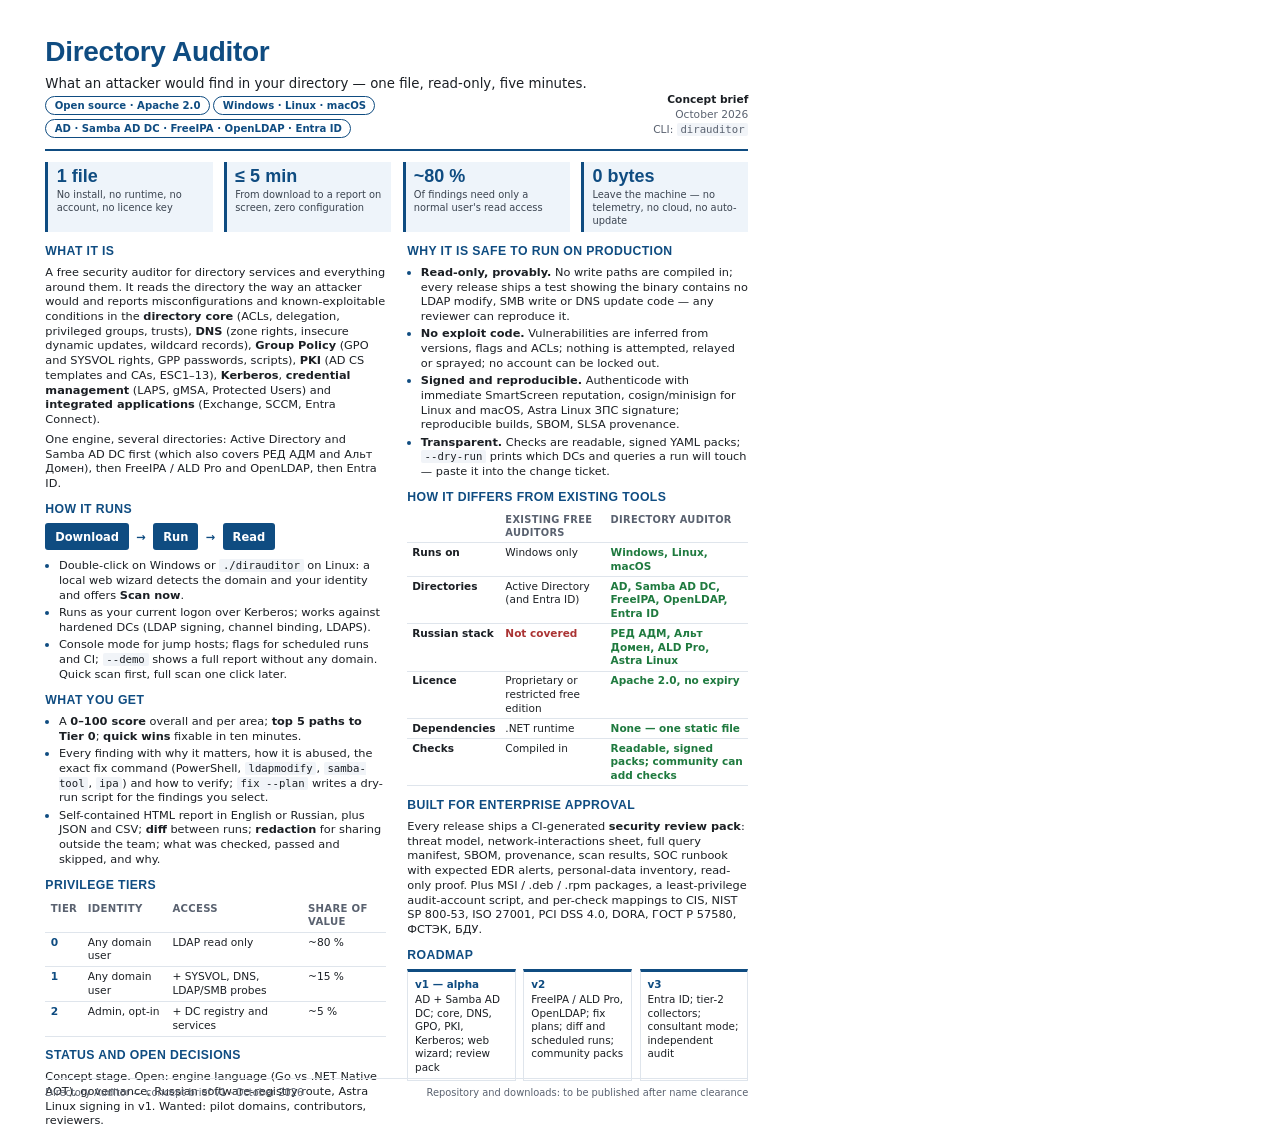
<file: docs/requirements/brief-en.html>
<!doctype html>
<html lang="en">
<head>
<meta charset="utf-8">
<title>Directory Auditor — one-page brief</title>
<style>
  @page { size: A4; margin: 0; }
  * { box-sizing: border-box; }
  html, body { margin: 0; padding: 0; }
  body {
    font-family: "Inter", "DejaVu Sans", sans-serif;
    color: #1b1f24;
    font-size: 8.5pt;
    line-height: 1.3;
    width: 210mm; height: 297mm;
    padding: 9mm 12mm 12mm 12mm; overflow: hidden; position: relative;
    background: #fff;
  }
  .head { display: flex; justify-content: space-between; align-items: flex-end; border-bottom: 2px solid #0f4c81; padding-bottom: 3mm; margin-bottom: 3mm; }
  .head > div:first-child { max-width: 78%; }
  .head h1 { font-family: "Inter Display", "Inter", sans-serif; font-weight: 800; font-size: 21pt; margin: 0 0 1.2mm 0; letter-spacing: -0.3px; color: #0f4c81; }
  .head .tag { font-size: 10pt; font-weight: 500; color: #1b1f24; margin: 0; }
  .head .meta { text-align: right; font-size: 8pt; color: #5a6270; line-height: 1.4; }
  .meta b { color: #1b1f24; }
  .pill { display: inline-block; border: 1px solid #0f4c81; color: #0f4c81; border-radius: 10px; padding: 0.5mm 2.2mm; font-size: 7.6pt; font-weight: 600; margin-top: 1mm; }

  .strip { display: grid; grid-template-columns: repeat(4, 1fr); gap: 3mm; margin-bottom: 3mm; }
  .strip .k { background: #eef4fa; border-left: 3px solid #0f4c81; padding: 1.3mm 2.2mm; }
  .strip .k .n { font-family: "Inter Display", "Inter", sans-serif; font-weight: 800; font-size: 13.5pt; color: #0f4c81; line-height: 1; }
  .strip .k .l { font-size: 7.4pt; color: #3b4450; margin-top: 1mm; }

  .cols { display: grid; grid-template-columns: 1fr 1fr; gap: 5.5mm; }
  h2 { font-family: "Inter Display", "Inter", sans-serif; font-size: 9.2pt; font-weight: 700; color: #0f4c81; margin: 0 0 1.4mm 0; text-transform: uppercase; letter-spacing: 0.4px; }
  section { margin-bottom: 3mm; }
  p { margin: 0 0 1.4mm 0; }
  ul { margin: 0; padding-left: 3.6mm; }
  li { margin: 0 0 0.7mm 0; }
  li::marker { color: #0f4c81; }
  .tiers { width: 100%; border-collapse: collapse; font-size: 8pt; }
  .tiers th, .tiers td { text-align: left; padding: 0.8mm 1.4mm; border-bottom: 1px solid #dfe5ec; vertical-align: top; }
  .tiers th { color: #5a6270; font-weight: 600; font-size: 7.6pt; text-transform: uppercase; letter-spacing: 0.3px; }
  .tiers td:first-child { font-weight: 700; color: #0f4c81; white-space: nowrap; }
  .flow { display: flex; align-items: center; gap: 2mm; margin: 1mm 0 2mm 0; }
  .flow .s { background: #0f4c81; color: #fff; font-weight: 700; padding: 1.6mm 2.6mm; border-radius: 3px; font-size: 8.6pt; }
  .flow .a { color: #0f4c81; font-weight: 700; }
  .cmp { width: 100%; border-collapse: collapse; font-size: 7.9pt; }
  .cmp th, .cmp td { text-align: left; padding: 0.7mm 1.3mm; border-bottom: 1px solid #dfe5ec; vertical-align: top; }
  .cmp th { color: #5a6270; font-weight: 600; font-size: 7.4pt; text-transform: uppercase; letter-spacing: 0.3px; }
  .cmp td:first-child { font-weight: 600; }
  .ok { color: #1f7a3f; font-weight: 700; }
  .no { color: #a33; font-weight: 700; }
  .road { display: grid; grid-template-columns: repeat(3, 1fr); gap: 2mm; }
  .road .r { border: 1px solid #dfe5ec; border-top: 3px solid #0f4c81; padding: 1.4mm 1.8mm; font-size: 7.8pt; }
  .road .r b { display: block; color: #0f4c81; margin-bottom: 0.6mm; }
  .foot { position: absolute; left: 12mm; right: 12mm; bottom: 6mm; border-top: 1px solid #dfe5ec; padding-top: 2mm; font-size: 7.4pt; color: #5a6270; display: flex; justify-content: space-between; }
  code { font-family: "DejaVu Sans Mono", monospace; font-size: 8pt; background: #f1f4f8; padding: 0 1mm; border-radius: 2px; }
</style>
</head>
<body>

<div class="head">
  <div>
    <h1>Directory Auditor</h1>
    <p class="tag">What an attacker would find in your directory — one file, read-only, five minutes.</p>
    <span class="pill">Open source · Apache 2.0</span>
    <span class="pill">Windows · Linux · macOS</span>
    <span class="pill">AD · Samba AD DC · FreeIPA · OpenLDAP · Entra ID</span>
  </div>
  <div class="meta">
    <b>Concept brief</b><br>October 2026<br>CLI: <code>dirauditor</code>
  </div>
</div>

<div class="strip">
  <div class="k"><div class="n">1 file</div><div class="l">No install, no runtime, no account, no licence key</div></div>
  <div class="k"><div class="n">≤ 5 min</div><div class="l">From download to a report on screen, zero configuration</div></div>
  <div class="k"><div class="n">~80 %</div><div class="l">Of findings need only a normal user's read access</div></div>
  <div class="k"><div class="n">0 bytes</div><div class="l">Leave the machine — no telemetry, no cloud, no auto-update</div></div>
</div>

<div class="cols">
<div>

<section>
  <h2>What it is</h2>
  <p>A free security auditor for directory services and everything around them. It reads the directory the way an attacker would and reports misconfigurations and known-exploitable conditions in the <b>directory core</b> (ACLs, delegation, privileged groups, trusts), <b>DNS</b> (zone rights, insecure dynamic updates, wildcard records), <b>Group Policy</b> (GPO and SYSVOL rights, GPP passwords, scripts), <b>PKI</b> (AD CS templates and CAs, ESC1–13), <b>Kerberos</b>, <b>credential management</b> (LAPS, gMSA, Protected Users) and <b>integrated applications</b> (Exchange, SCCM, Entra Connect).</p>
  <p>One engine, several directories: Active Directory and Samba AD DC first (which also covers РЕД АДМ and Альт Домен), then FreeIPA / ALD Pro and OpenLDAP, then Entra ID.</p>
</section>

<section>
  <h2>How it runs</h2>
  <div class="flow"><span class="s">Download</span><span class="a">→</span><span class="s">Run</span><span class="a">→</span><span class="s">Read</span></div>
  <ul>
    <li>Double-click on Windows or <code>./dirauditor</code> on Linux: a local web wizard detects the domain and your identity and offers <b>Scan now</b>.</li>
    <li>Runs as your current logon over Kerberos; works against hardened DCs (LDAP signing, channel binding, LDAPS).</li>
    <li>Console mode for jump hosts; flags for scheduled runs and CI; <code>--demo</code> shows a full report without any domain. Quick scan first, full scan one click later.</li>
  </ul>
</section>

<section>
  <h2>What you get</h2>
  <ul>
    <li>A <b>0–100 score</b> overall and per area; <b>top 5 paths to Tier 0</b>; <b>quick wins</b> fixable in ten minutes.</li>
    <li>Every finding with why it matters, how it is abused, the exact fix command (PowerShell, <code>ldapmodify</code>, <code>samba-tool</code>, <code>ipa</code>) and how to verify; <code>fix --plan</code> writes a dry-run script for the findings you select.</li>
    <li>Self-contained HTML report in English or Russian, plus JSON and CSV; <b>diff</b> between runs; <b>redaction</b> for sharing outside the team; what was checked, passed and skipped, and why.</li>
  </ul>
</section>

<section>
  <h2>Privilege tiers</h2>
  <table class="tiers">
    <tr><th>Tier</th><th>Identity</th><th>Access</th><th>Share of value</th></tr>
    <tr><td>0</td><td>Any domain user</td><td>LDAP read only</td><td>~80 %</td></tr>
    <tr><td>1</td><td>Any domain user</td><td>+ SYSVOL, DNS, LDAP/SMB probes</td><td>~15 %</td></tr>
    <tr><td>2</td><td>Admin, opt-in</td><td>+ DC registry and services</td><td>~5 %</td></tr>
  </table>
</section>

<section>
  <h2>Status and open decisions</h2>
  <p>Concept stage. Open: engine language (Go vs .NET Native AOT), governance, Russian software-registry route, Astra Linux signing in v1. Wanted: pilot domains, contributors, reviewers.</p>
</section>


</div>
<div>

<section>
  <h2>Why it is safe to run on production</h2>
  <ul>
    <li><b>Read-only, provably.</b> No write paths are compiled in; every release ships a test showing the binary contains no LDAP modify, SMB write or DNS update code — any reviewer can reproduce it.</li>
    <li><b>No exploit code.</b> Vulnerabilities are inferred from versions, flags and ACLs; nothing is attempted, relayed or sprayed; no account can be locked out.</li>
    <li><b>Signed and reproducible.</b> Authenticode with immediate SmartScreen reputation, cosign/minisign for Linux and macOS, Astra Linux ЗПС signature; reproducible builds, SBOM, SLSA provenance.</li>
    <li><b>Transparent.</b> Checks are readable, signed YAML packs; <code>--dry-run</code> prints which DCs and queries a run will touch — paste it into the change ticket.</li>
  </ul>
</section>

<section>
  <h2>How it differs from existing tools</h2>
  <table class="cmp">
    <tr><th></th><th>Existing free auditors</th><th>Directory Auditor</th></tr>
    <tr><td>Runs on</td><td>Windows only</td><td class="ok">Windows, Linux, macOS</td></tr>
    <tr><td>Directories</td><td>Active Directory (and Entra ID)</td><td class="ok">AD, Samba AD DC, FreeIPA, OpenLDAP, Entra ID</td></tr>
    <tr><td>Russian stack</td><td class="no">Not covered</td><td class="ok">РЕД АДМ, Альт Домен, ALD Pro, Astra Linux</td></tr>
    <tr><td>Licence</td><td>Proprietary or restricted free edition</td><td class="ok">Apache 2.0, no expiry</td></tr>
    <tr><td>Dependencies</td><td>.NET runtime</td><td class="ok">None — one static file</td></tr>
    <tr><td>Checks</td><td>Compiled in</td><td class="ok">Readable, signed packs; community can add checks</td></tr>
  </table>
</section>

<section>
  <h2>Built for enterprise approval</h2>
  <p>Every release ships a CI-generated <b>security review pack</b>: threat model, network-interactions sheet, full query manifest, SBOM, provenance, scan results, SOC runbook with expected EDR alerts, personal-data inventory, read-only proof. Plus MSI / .deb / .rpm packages, a least-privilege audit-account script, and per-check mappings to CIS, NIST SP 800-53, ISO 27001, PCI DSS 4.0, DORA, ГОСТ Р 57580, ФСТЭК, БДУ.</p>
</section>

<section>
  <h2>Roadmap</h2>
  <div class="road">
    <div class="r"><b>v1 — alpha</b>AD + Samba AD DC; core, DNS, GPO, PKI, Kerberos; web wizard; review pack</div>
    <div class="r"><b>v2</b>FreeIPA / ALD Pro, OpenLDAP; fix plans; diff and scheduled runs; community packs</div>
    <div class="r"><b>v3</b>Entra ID; tier-2 collectors; consultant mode; independent audit</div>
  </div>
</section>

</div>
</div>

<div class="foot">
  <span>Directory Auditor — concept brief v1 · October 2026</span>
  <span>Repository and downloads: to be published after name clearance</span>
</div>

</body>
</html>
</file>
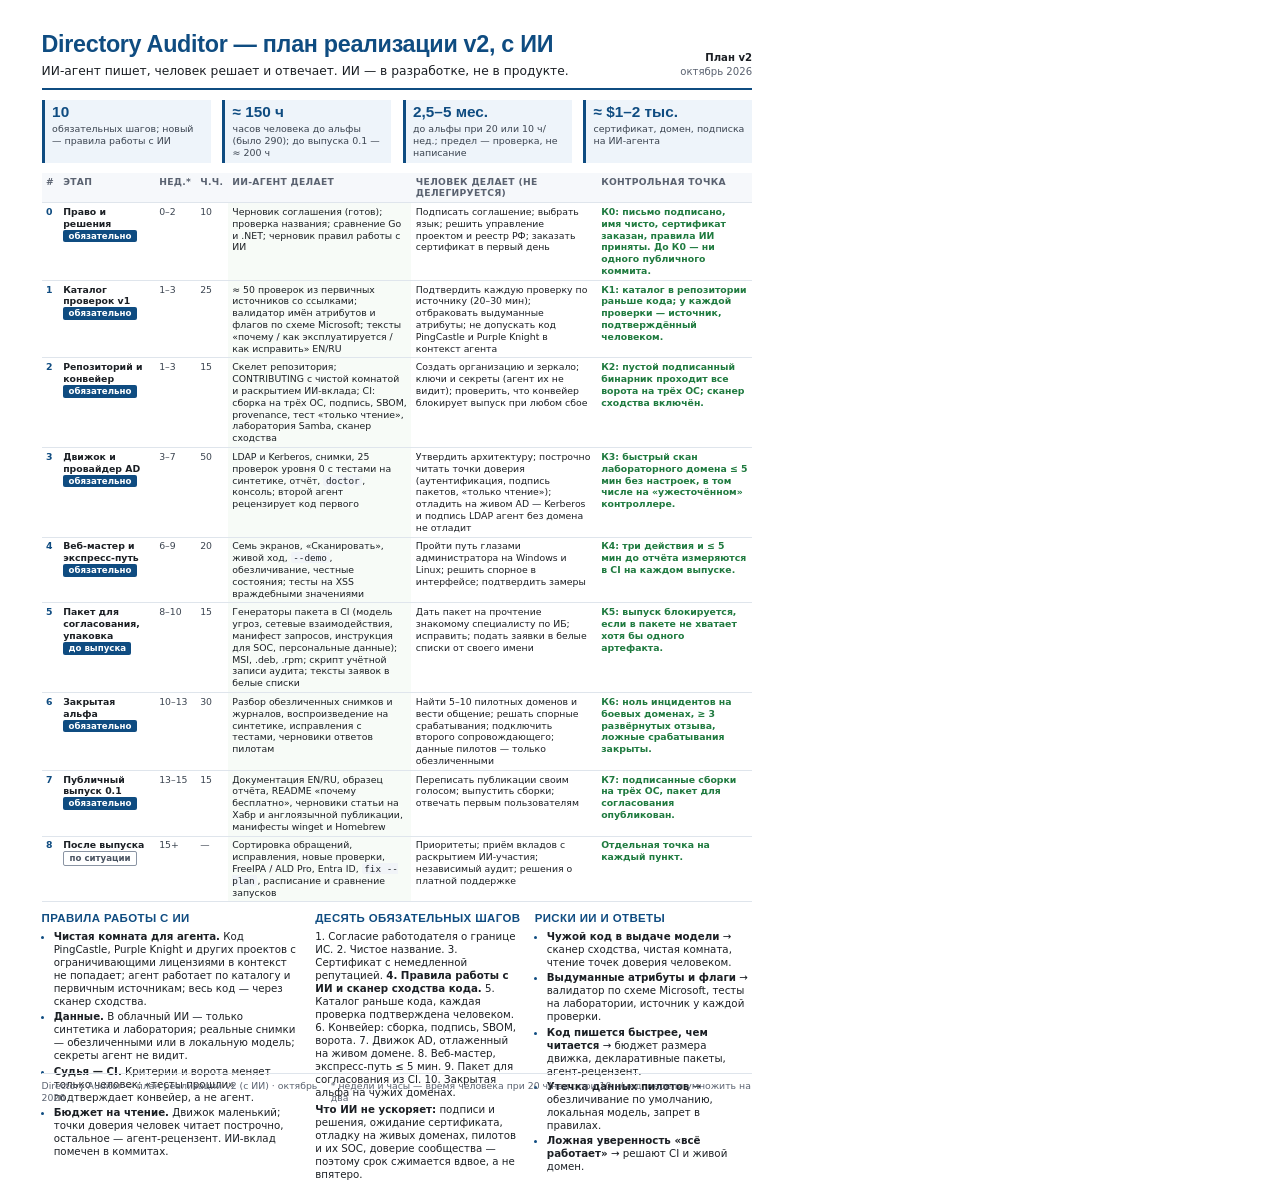
<file: docs/ru/plan-v2-ai.html>
<!doctype html>
<html lang="ru">
<head>
<meta charset="utf-8">
<title>Directory Auditor — план реализации с использованием ИИ</title>
<style>
  @page { size: A4; margin: 0; }
  * { box-sizing: border-box; }
  html, body { margin: 0; padding: 0; }
  body { font-family: "Inter", "DejaVu Sans", sans-serif; color: #1b1f24; font-size: 7.7pt; line-height: 1.27;
         width: 210mm; height: 297mm; padding: 8mm 11mm 11mm 11mm; overflow: hidden; position: relative; background: #fff; }
  .head { display: flex; justify-content: space-between; align-items: flex-end; border-bottom: 2px solid #0f4c81; padding-bottom: 2.4mm; margin-bottom: 2.6mm; }
  .head > div:first-child { max-width: 80%; }
  .head h1 { font-family: "Inter Display", "Inter", sans-serif; font-weight: 800; font-size: 17.5pt; margin: 0 0 1mm 0; letter-spacing: -0.3px; color: #0f4c81; }
  .head .tag { font-size: 9.2pt; font-weight: 500; margin: 0; }
  .head .meta { text-align: right; font-size: 7.6pt; color: #5a6270; line-height: 1.4; }
  .meta b { color: #1b1f24; }
  .strip { display: grid; grid-template-columns: repeat(4, 1fr); gap: 3mm; margin-bottom: 2.6mm; }
  .strip .k { background: #eef4fa; border-left: 3px solid #0f4c81; padding: 1.1mm 2mm; }
  .strip .k .n { font-family: "Inter Display", "Inter", sans-serif; font-weight: 800; font-size: 11.5pt; color: #0f4c81; line-height: 1; }
  .strip .k .l { font-size: 7.1pt; color: #3b4450; margin-top: 0.9mm; }
  h2 { font-family: "Inter Display", "Inter", sans-serif; font-size: 8.6pt; font-weight: 700; color: #0f4c81; margin: 0 0 1.2mm 0; text-transform: uppercase; letter-spacing: 0.4px; }
  table.plan { width: 100%; border-collapse: collapse; font-size: 7pt; margin-bottom: 2.2mm; }
  .plan th, .plan td { text-align: left; padding: 0.75mm 1.2mm; border-bottom: 1px solid #dfe5ec; vertical-align: top; }
  .plan th { color: #5a6270; font-weight: 600; font-size: 6.9pt; text-transform: uppercase; letter-spacing: 0.3px; background: #f6f8fb; }
  .plan td.n { font-weight: 800; color: #0f4c81; white-space: nowrap; }
  .plan td.w { white-space: nowrap; color: #3b4450; }
  .plan td.ai { background: #f7fbf7; }
  .must { display: inline-block; background: #0f4c81; color: #fff; font-weight: 700; font-size: 6.5pt; padding: 0.25mm 1.4mm; border-radius: 2px; white-space: nowrap; }
  .later { display: inline-block; border: 1px solid #8a94a3; color: #4a5361; font-weight: 600; font-size: 6.5pt; padding: 0.2mm 1.4mm; border-radius: 2px; white-space: nowrap; }
  .gate { color: #1f7a3f; font-weight: 600; }
  .cols { display: grid; grid-template-columns: 1.2fr 0.95fr 1fr; gap: 3.4mm; }
  section { margin-bottom: 2mm; }
  p { margin: 0 0 1mm 0; }
  ul { margin: 0; padding-left: 3.2mm; }
  li { margin: 0 0 0.6mm 0; }
  li::marker { color: #0f4c81; }
  .foot { position: absolute; left: 11mm; right: 11mm; bottom: 5mm; border-top: 1px solid #dfe5ec; padding-top: 1.6mm; font-size: 7pt; color: #5a6270; display: flex; justify-content: space-between; }
  code { font-family: "DejaVu Sans Mono", monospace; font-size: 7pt; background: #f1f4f8; padding: 0 0.7mm; border-radius: 2px; }
</style>
</head>
<body>

<div class="head">
  <div>
    <h1>Directory Auditor — план реализации v2, с ИИ</h1>
    <p class="tag">ИИ-агент пишет, человек решает и отвечает. ИИ — в разработке, не в продукте.</p>
  </div>
  <div class="meta"><b>План v2</b><br>октябрь 2026</div>
</div>

<div class="strip">
  <div class="k"><div class="n">10</div><div class="l">обязательных шагов; новый — правила работы с ИИ</div></div>
  <div class="k"><div class="n">≈ 150 ч</div><div class="l">часов человека до альфы (было 290); до выпуска 0.1 — ≈ 200 ч</div></div>
  <div class="k"><div class="n">2,5–5 мес.</div><div class="l">до альфы при 20 или 10 ч/нед.; предел — проверка, не написание</div></div>
  <div class="k"><div class="n">≈ $1–2 тыс.</div><div class="l">сертификат, домен, подписка на ИИ-агента</div></div>
</div>

<table class="plan">
  <tr><th>#</th><th>Этап</th><th>Нед.*</th><th>Ч.ч.</th><th>ИИ-агент делает</th><th>Человек делает (не делегируется)</th><th>Контрольная точка</th></tr>
  <tr><td class="n">0</td><td><b>Право и решения</b><br><span class="must">обязательно</span></td><td class="w">0–2</td><td class="w">10</td>
      <td class="ai">Черновик соглашения (готов); проверка названия; сравнение Go и .NET; черновик правил работы с ИИ</td>
      <td>Подписать соглашение; выбрать язык; решить управление проектом и реестр РФ; заказать сертификат в первый день</td>
      <td class="gate">К0: письмо подписано, имя чисто, сертификат заказан, правила ИИ приняты. До К0 — ни одного публичного коммита.</td></tr>
  <tr><td class="n">1</td><td><b>Каталог проверок v1</b><br><span class="must">обязательно</span></td><td class="w">1–3</td><td class="w">25</td>
      <td class="ai">≈ 50 проверок из первичных источников со ссылками; валидатор имён атрибутов и флагов по схеме Microsoft; тексты «почему / как эксплуатируется / как исправить» EN/RU</td>
      <td>Подтвердить каждую проверку по источнику (20–30 мин); отбраковать выдуманные атрибуты; не допускать код PingCastle и Purple Knight в контекст агента</td>
      <td class="gate">К1: каталог в репозитории раньше кода; у каждой проверки — источник, подтверждённый человеком.</td></tr>
  <tr><td class="n">2</td><td><b>Репозиторий и конвейер</b><br><span class="must">обязательно</span></td><td class="w">1–3</td><td class="w">15</td>
      <td class="ai">Скелет репозитория; CONTRIBUTING с чистой комнатой и раскрытием ИИ-вклада; CI: сборка на трёх ОС, подпись, SBOM, provenance, тест «только чтение», лаборатория Samba, сканер сходства</td>
      <td>Создать организацию и зеркало; ключи и секреты (агент их не видит); проверить, что конвейер блокирует выпуск при любом сбое</td>
      <td class="gate">К2: пустой подписанный бинарник проходит все ворота на трёх ОС; сканер сходства включён.</td></tr>
  <tr><td class="n">3</td><td><b>Движок и провайдер AD</b><br><span class="must">обязательно</span></td><td class="w">3–7</td><td class="w">50</td>
      <td class="ai">LDAP и Kerberos, снимки, 25 проверок уровня 0 с тестами на синтетике, отчёт, <code>doctor</code>, консоль; второй агент рецензирует код первого</td>
      <td>Утвердить архитектуру; построчно читать точки доверия (аутентификация, подпись пакетов, «только чтение»); отладить на живом AD — Kerberos и подпись LDAP агент без домена не отладит</td>
      <td class="gate">К3: быстрый скан лабораторного домена ≤ 5 мин без настроек, в том числе на «ужесточённом» контроллере.</td></tr>
  <tr><td class="n">4</td><td><b>Веб-мастер и экспресс-путь</b><br><span class="must">обязательно</span></td><td class="w">6–9</td><td class="w">20</td>
      <td class="ai">Семь экранов, «Сканировать», живой ход, <code>--demo</code>, обезличивание, честные состояния; тесты на XSS враждебными значениями</td>
      <td>Пройти путь глазами администратора на Windows и Linux; решить спорное в интерфейсе; подтвердить замеры</td>
      <td class="gate">К4: три действия и ≤ 5 мин до отчёта измеряются в CI на каждом выпуске.</td></tr>
  <tr><td class="n">5</td><td><b>Пакет для согласования, упаковка</b><br><span class="must">до выпуска</span></td><td class="w">8–10</td><td class="w">15</td>
      <td class="ai">Генераторы пакета в CI (модель угроз, сетевые взаимодействия, манифест запросов, инструкция для SOC, персональные данные); MSI, .deb, .rpm; скрипт учётной записи аудита; тексты заявок в белые списки</td>
      <td>Дать пакет на прочтение знакомому специалисту по ИБ; исправить; подать заявки в белые списки от своего имени</td>
      <td class="gate">К5: выпуск блокируется, если в пакете не хватает хотя бы одного артефакта.</td></tr>
  <tr><td class="n">6</td><td><b>Закрытая альфа</b><br><span class="must">обязательно</span></td><td class="w">10–13</td><td class="w">30</td>
      <td class="ai">Разбор обезличенных снимков и журналов, воспроизведение на синтетике, исправления с тестами, черновики ответов пилотам</td>
      <td>Найти 5–10 пилотных доменов и вести общение; решать спорные срабатывания; подключить второго сопровождающего; данные пилотов — только обезличенными</td>
      <td class="gate">К6: ноль инцидентов на боевых доменах, ≥ 3 развёрнутых отзыва, ложные срабатывания закрыты.</td></tr>
  <tr><td class="n">7</td><td><b>Публичный выпуск 0.1</b><br><span class="must">обязательно</span></td><td class="w">13–15</td><td class="w">15</td>
      <td class="ai">Документация EN/RU, образец отчёта, README «почему бесплатно», черновики статьи на Хабр и англоязычной публикации, манифесты winget и Homebrew</td>
      <td>Переписать публикации своим голосом; выпустить сборки; отвечать первым пользователям</td>
      <td class="gate">К7: подписанные сборки на трёх ОС, пакет для согласования опубликован.</td></tr>
  <tr><td class="n">8</td><td><b>После выпуска</b><br><span class="later">по ситуации</span></td><td class="w">15+</td><td class="w">—</td>
      <td class="ai">Сортировка обращений, исправления, новые проверки, FreeIPA / ALD Pro, Entra ID, <code>fix --plan</code>, расписание и сравнение запусков</td>
      <td>Приоритеты; приём вкладов с раскрытием ИИ-участия; независимый аудит; решения о платной поддержке</td>
      <td class="gate">Отдельная точка на каждый пункт.</td></tr>
</table>

<div class="cols">
<div>
  <section>
    <h2>Правила работы с ИИ</h2>
    <ul>
      <li><b>Чистая комната для агента.</b> Код PingCastle, Purple Knight и других проектов с ограничивающими лицензиями в контекст не попадает; агент работает по каталогу и первичным источникам; весь код — через сканер сходства.</li>
      <li><b>Данные.</b> В облачный ИИ — только синтетика и лаборатория; реальные снимки — обезличенными или в локальную модель; секреты агент не видит.</li>
      <li><b>Судья — CI.</b> Критерии и ворота меняет только человек; «тесты прошли» подтверждает конвейер, а не агент.</li>
      <li><b>Бюджет на чтение.</b> Движок маленький; точки доверия человек читает построчно, остальное — агент-рецензент. ИИ-вклад помечен в коммитах.</li>
    </ul>
  </section>
</div>
<div>
  <section>
    <h2>Десять обязательных шагов</h2>
    <p>1. Согласие работодателя о границе ИС. 2. Чистое название. 3. Сертификат с немедленной репутацией. <b>4. Правила работы с ИИ и сканер сходства кода.</b> 5. Каталог раньше кода, каждая проверка подтверждена человеком. 6. Конвейер: сборка, подпись, SBOM, ворота. 7. Движок AD, отлаженный на живом домене. 8. Веб-мастер, экспресс-путь ≤ 5 мин. 9. Пакет для согласования из CI. 10. Закрытая альфа на чужих доменах.</p>
    <p><b>Что ИИ не ускоряет:</b> подписи и решения, ожидание сертификата, отладку на живых доменах, пилотов и их SOC, доверие сообщества — поэтому срок сжимается вдвое, а не впятеро.</p>
  </section>
</div>
<div>
  <section>
    <h2>Риски ИИ и ответы</h2>
    <ul>
      <li><b>Чужой код в выдаче модели</b> → сканер сходства, чистая комната, чтение точек доверия человеком.</li>
      <li><b>Выдуманные атрибуты и флаги</b> → валидатор по схеме Microsoft, тесты на лаборатории, источник у каждой проверки.</li>
      <li><b>Код пишется быстрее, чем читается</b> → бюджет размера движка, декларативные пакеты, агент-рецензент.</li>
      <li><b>Утечка данных пилотов</b> → обезличивание по умолчанию, локальная модель, запрет в правилах.</li>
      <li><b>Ложная уверенность «всё работает»</b> → решают CI и живой домен.</li>
      
    </ul>
  </section>
</div>
</div>

<div class="foot">
  <span>Directory Auditor — план реализации v2 (с ИИ) · октябрь 2026</span>
  <span>* недели и часы — время человека при 20 ч/нед.; при 10 ч/нед. недели умножить на два</span>
</div>

</body>
</html>
</file>
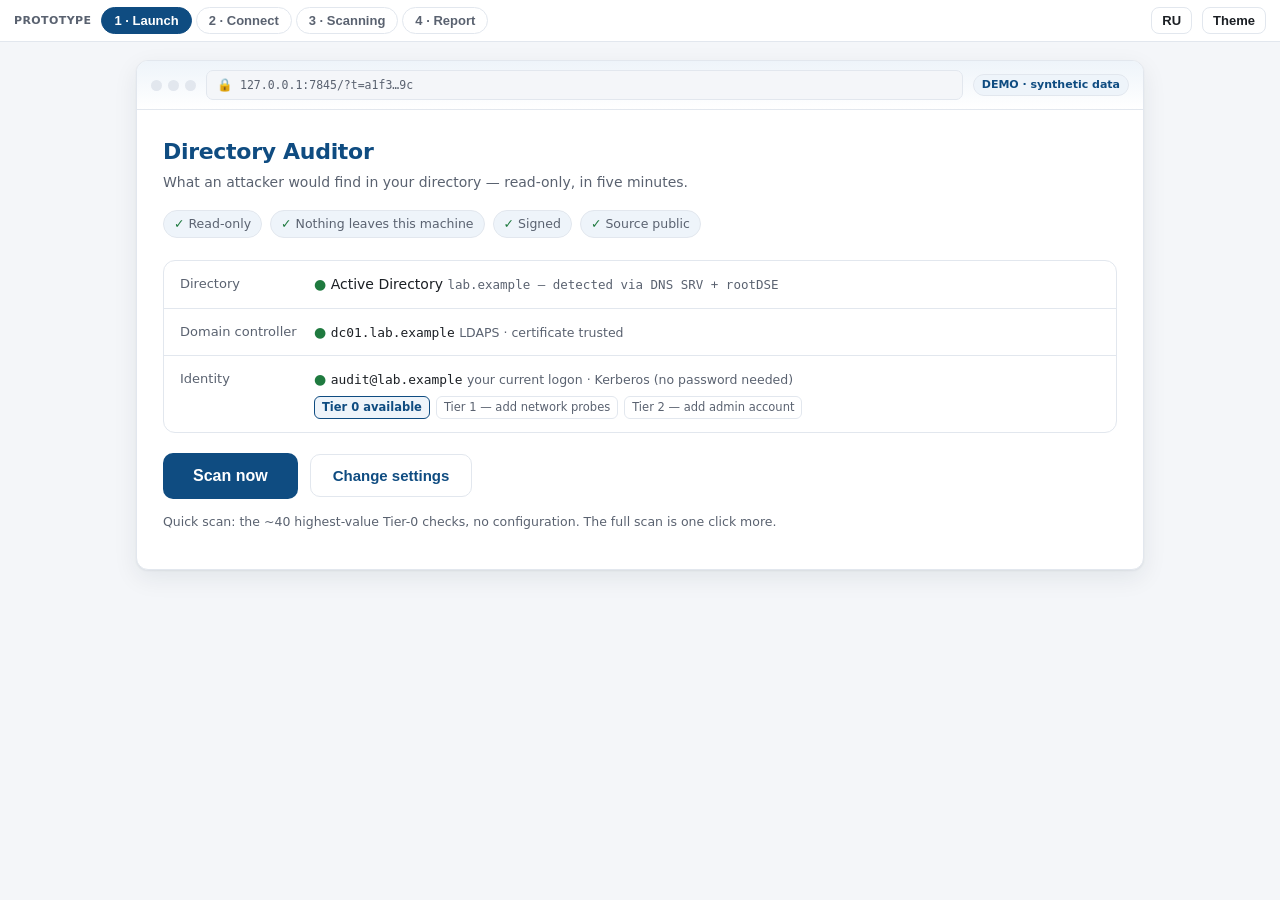
<file: docs/ux/prototype-v1.html>
<!doctype html>
<html lang="en">
<head>
<meta charset="utf-8">
<meta name="viewport" content="width=device-width, initial-scale=1">
<title>Directory Auditor — UX prototype</title>
<style>
  :root{
    --bg:#f4f6f9; --panel:#ffffff; --ink:#1b1f24; --muted:#5a6270; --line:#e2e7ee;
    --accent:#0f4c81; --accent-ink:#ffffff; --soft:#eef4fa;
    --crit:#b4232c; --high:#d9822b; --med:#b8860b; --low:#2f7d4f; --info:#5a6270;
    --ok:#1f7a3f; --shadow:0 1px 2px rgba(16,32,55,.06),0 8px 24px rgba(16,32,55,.08);
    --radius:12px;
  }
  :root:not([data-theme="light"]) @media (prefers-color-scheme: dark){}
  @media (prefers-color-scheme: dark){
    :root:not([data-theme="light"]){
      --bg:#0d1117; --panel:#161b22; --ink:#e6edf3; --muted:#9198a1; --line:#2a313c;
      --accent:#4f9be0; --accent-ink:#06121f; --soft:#152232;
      --crit:#ff6b6b; --high:#f0a35e; --med:#e0c063; --low:#56c585; --info:#9198a1;
      --ok:#56c585; --shadow:0 1px 2px rgba(0,0,0,.4),0 8px 24px rgba(0,0,0,.5);
    }
  }
  :root[data-theme="dark"]{
      --bg:#0d1117; --panel:#161b22; --ink:#e6edf3; --muted:#9198a1; --line:#2a313c;
      --accent:#4f9be0; --accent-ink:#06121f; --soft:#152232;
      --crit:#ff6b6b; --high:#f0a35e; --med:#e0c063; --low:#56c585; --info:#9198a1;
      --ok:#56c585; --shadow:0 1px 2px rgba(0,0,0,.4),0 8px 24px rgba(0,0,0,.5);
  }
  *{box-sizing:border-box}
  html,body{margin:0;padding:0}
  body{font-family:system-ui,-apple-system,"Segoe UI",Roboto,sans-serif;background:var(--bg);color:var(--ink);line-height:1.45;-webkit-font-smoothing:antialiased}
  code,.mono{font-family:ui-monospace,"SF Mono",Menlo,Consolas,monospace;font-size:.92em}

  /* review chrome */
  .review{position:sticky;top:0;z-index:50;background:var(--panel);border-bottom:1px solid var(--line);padding:7px 14px;display:flex;gap:10px;align-items:center;flex-wrap:wrap}
  .review .lbl{font-size:11px;letter-spacing:.4px;text-transform:uppercase;color:var(--muted);font-weight:700}
  .tabs{display:flex;gap:4px;flex-wrap:wrap}
  .tab{border:1px solid var(--line);background:transparent;color:var(--muted);padding:5px 12px;border-radius:999px;font-size:13px;font-weight:600;cursor:pointer}
  .tab[aria-selected="true"]{background:var(--accent);color:var(--accent-ink);border-color:var(--accent)}
  .review .spacer{flex:1}
  .toggle{border:1px solid var(--line);background:transparent;color:var(--ink);padding:5px 10px;border-radius:8px;font-size:13px;font-weight:600;cursor:pointer}

  /* app window */
  .wrap{max-width:1040px;margin:18px auto;padding:0 16px}
  .win{background:var(--panel);border:1px solid var(--line);border-radius:var(--radius);box-shadow:var(--shadow);overflow:hidden}
  .winbar{display:flex;align-items:center;gap:10px;padding:9px 14px;background:linear-gradient(var(--soft),var(--panel));border-bottom:1px solid var(--line)}
  .dots{display:flex;gap:6px}.dots i{width:11px;height:11px;border-radius:50%;background:var(--line);display:block}
  .url{flex:1;background:var(--bg);border:1px solid var(--line);border-radius:7px;padding:5px 10px;font-size:12.5px;color:var(--muted);display:flex;align-items:center;gap:7px;min-width:0}
  .url .lock{color:var(--ok);font-weight:700}
  .url .u{white-space:nowrap;overflow:hidden;text-overflow:ellipsis}
  .badge{font-size:11px;font-weight:700;padding:2px 8px;border-radius:999px;background:var(--soft);color:var(--accent);border:1px solid var(--line);white-space:nowrap}
  .screen{padding:26px}
  @media(max-width:620px){.screen{padding:18px 14px}}

  .brand{display:flex;align-items:center;gap:12px;margin-bottom:4px}
  .brand h1{font-size:22px;margin:0;color:var(--accent);letter-spacing:-.3px}
  .tagline{color:var(--muted);margin:2px 0 18px;font-size:14px}
  .trust{display:flex;flex-wrap:wrap;gap:8px;margin:0 0 22px}
  .trust > span{font-size:12.5px;color:var(--muted);background:var(--soft);border:1px solid var(--line);border-radius:999px;padding:4px 10px}
  .trust > span b{color:var(--ok)}

  .detect{border:1px solid var(--line);border-radius:var(--radius);overflow:hidden;margin-bottom:20px}
  .detect .row{display:flex;gap:14px;padding:13px 16px;border-bottom:1px solid var(--line);align-items:flex-start}
  .detect .row:last-child{border-bottom:0}
  .detect .k{width:120px;flex:none;color:var(--muted);font-size:13px;padding-top:1px}
  .detect .v{font-size:14px}
  .detect .v .sub{color:var(--muted);font-size:12.5px;margin-top:1px}
  .chk{color:var(--ok);font-weight:700}
  .tierpills{display:flex;gap:6px;margin-top:6px;flex-wrap:wrap}
  .tierpill{font-size:11.5px;border:1px solid var(--line);border-radius:6px;padding:2px 7px;color:var(--muted)}
  .tierpill.on{background:var(--soft);color:var(--accent);border-color:var(--accent);font-weight:700}

  .cta{display:flex;gap:12px;align-items:center;flex-wrap:wrap}
  .btn{border:0;border-radius:10px;padding:12px 22px;font-size:15px;font-weight:700;cursor:pointer;background:var(--accent);color:var(--accent-ink)}
  .btn.lg{padding:14px 30px;font-size:16px}
  .btn.ghost{background:transparent;color:var(--accent);border:1px solid var(--line)}
  .btn.sm{padding:7px 14px;font-size:13px;border-radius:8px}
  .hint{color:var(--muted);font-size:12.5px;margin-top:14px}

  /* wizard stepper */
  .steps{display:flex;gap:0;margin:0 0 22px;flex-wrap:wrap}
  .step{display:flex;align-items:center;gap:8px;font-size:13px;color:var(--muted);padding:6px 0}
  .step .n{width:22px;height:22px;border-radius:50%;border:1px solid var(--line);display:grid;place-items:center;font-size:12px;font-weight:700;flex:none}
  .step.done .n{background:var(--ok);border-color:var(--ok);color:#fff}
  .step.cur .n{background:var(--accent);border-color:var(--accent);color:var(--accent-ink)}
  .step.cur{color:var(--ink);font-weight:700}
  .step .arr{color:var(--line);margin:0 10px}
  .field{margin-bottom:16px}
  .field label{display:block;font-size:13px;font-weight:600;margin-bottom:5px}
  .field .ctl{display:flex;gap:8px;align-items:center}
  .inp{width:100%;background:var(--bg);border:1px solid var(--line);border-radius:8px;padding:9px 11px;font-size:14px;color:var(--ink)}
  .radio{display:flex;gap:8px;flex-wrap:wrap;margin-top:4px}
  .radio .r{border:1px solid var(--line);border-radius:8px;padding:9px 12px;font-size:13.5px;cursor:pointer;flex:1;min-width:150px}
  .radio .r.sel{border-color:var(--accent);background:var(--soft)}
  .radio .r .t{font-weight:700}.radio .r .d{color:var(--muted);font-size:12px;margin-top:2px}
  .domaingrid{display:grid;grid-template-columns:repeat(auto-fill,minmax(150px,1fr));gap:8px;margin-top:4px}
  .dchk{border:1px solid var(--line);border-radius:8px;padding:9px 11px;font-size:13px;display:flex;gap:8px;align-items:center;cursor:pointer}
  .dchk.on{border-color:var(--accent);background:var(--soft)}
  .dchk .box{width:16px;height:16px;border-radius:4px;border:1.5px solid var(--accent);display:grid;place-items:center;color:var(--accent);font-size:11px;font-weight:800;flex:none}
  .wnav{display:flex;justify-content:space-between;margin-top:8px}
  .tested{color:var(--ok);font-size:13px;margin-top:8px;display:flex;gap:7px;align-items:flex-start}

  /* scanning */
  .scanhead{display:flex;justify-content:space-between;align-items:baseline;flex-wrap:wrap;gap:8px;margin-bottom:16px}
  .scanhead h2{margin:0;font-size:18px}
  .bar{height:10px;background:var(--soft);border-radius:999px;overflow:hidden;margin:10px 0 6px}
  .bar > i{display:block;height:100%;width:0;background:var(--accent);transition:width .25s}
  .scanmeta{display:flex;justify-content:space-between;color:var(--muted);font-size:12.5px}
  .scangrid{display:grid;grid-template-columns:repeat(auto-fill,minmax(150px,1fr));gap:8px;margin:18px 0}
  .scancard{border:1px solid var(--line);border-radius:10px;padding:11px 13px}
  .scancard .d{font-size:13px;font-weight:700}
  .scancard .c{color:var(--muted);font-size:12px;margin-top:3px}
  .scancard .mini{height:5px;background:var(--soft);border-radius:999px;margin-top:8px;overflow:hidden}
  .scancard .mini > i{display:block;height:100%;width:0;background:var(--ok);transition:width .3s}
  .log{font-family:ui-monospace,Menlo,Consolas,monospace;font-size:12px;color:var(--muted);background:var(--bg);border:1px solid var(--line);border-radius:10px;padding:10px 12px;height:120px;overflow:hidden}
  .log div{opacity:.85}

  /* report */
  .rtop{display:flex;gap:22px;align-items:center;flex-wrap:wrap;margin-bottom:8px}
  .gauge{--v:54;width:120px;height:120px;border-radius:50%;flex:none;display:grid;place-items:center;
    background:conic-gradient(var(--sevcol,var(--high)) calc(var(--v)*1%), var(--soft) 0)}
  .gauge .in{width:92px;height:92px;border-radius:50%;background:var(--panel);display:grid;place-items:center;text-align:center}
  .gauge .in b{font-size:30px;line-height:1;color:var(--ink)}
  .gauge .in span{font-size:11px;color:var(--muted)}
  .rmeta{flex:1;min-width:220px}
  .rmeta .t{font-size:13px;color:var(--muted)}
  .rmeta h2{margin:2px 0 6px;font-size:20px}
  .rmeta .sub{color:var(--muted);font-size:12.5px}
  .counts{display:grid;grid-template-columns:repeat(5,1fr);gap:10px;margin:18px 0}
  @media(max-width:620px){.counts{grid-template-columns:repeat(2,1fr)}}
  .cnt{background:var(--soft);border-left:3px solid var(--accent);border-radius:8px;padding:9px 12px}
  .cnt b{display:block;font-size:22px;line-height:1}.cnt span{font-size:12px;color:var(--muted)}
  .cnt.crit{border-color:var(--crit)} .cnt.ok{border-color:var(--ok)}
  .dl{display:flex;gap:8px;flex-wrap:wrap;margin:4px 0 20px}

  .sec{margin:24px 0 8px;font-size:13px;letter-spacing:.4px;text-transform:uppercase;color:var(--accent);font-weight:800}
  .quick{border:1px solid var(--line);border-radius:12px;padding:4px 0;margin-bottom:8px}
  .quick .q{display:flex;gap:12px;padding:11px 16px;border-bottom:1px solid var(--line);align-items:flex-start}
  .quick .q:last-child{border-bottom:0}
  .quick .q .ix{color:var(--ok);font-weight:800;flex:none}
  .quick .q .tx{font-size:13.5px}.quick .q .tx .sub{color:var(--muted);font-size:12px}

  .paths{display:flex;flex-direction:column;gap:8px;margin-bottom:8px}
  .path{display:flex;align-items:center;gap:8px;flex-wrap:wrap;border:1px solid var(--line);border-radius:10px;padding:10px 13px;font-size:13px}
  .node{background:var(--soft);border:1px solid var(--line);border-radius:7px;padding:3px 9px;font-weight:700}
  .node.t0{background:var(--crit);color:#fff;border-color:var(--crit)}
  .edge{color:var(--muted);font-size:12px;font-style:italic}
  .arrw{color:var(--accent);font-weight:800}

  .finding{border:1px solid var(--line);border-radius:12px;margin-bottom:10px;overflow:hidden}
  .finding > summary{list-style:none;cursor:pointer;display:flex;gap:12px;align-items:center;padding:13px 16px}
  .finding > summary::-webkit-details-marker{display:none}
  .sev{font-size:10.5px;font-weight:800;text-transform:uppercase;letter-spacing:.5px;color:#fff;padding:3px 8px;border-radius:6px;flex:none}
  .sev.critical{background:var(--crit)}.sev.high{background:var(--high)}.sev.medium{background:var(--med)}.sev.low{background:var(--low)}.sev.info{background:var(--info)}
  .finding .fid{font-family:ui-monospace,Menlo,Consolas,monospace;font-size:12px;color:var(--muted);flex:none}
  .finding .ftitle{font-weight:650;font-size:14px;flex:1;min-width:0}
  .finding .fcount{font-size:12px;color:var(--muted);flex:none}
  .finding .chev{color:var(--muted);transition:transform .2s;flex:none}
  .finding[open] .chev{transform:rotate(90deg)}
  .fbody{padding:0 16px 16px;border-top:1px solid var(--line);margin-top:2px;padding-top:14px}
  .fbody h4{margin:14px 0 4px;font-size:12px;text-transform:uppercase;letter-spacing:.4px;color:var(--muted)}
  .fbody h4:first-child{margin-top:0}
  .fbody p{margin:0;font-size:13.5px}
  .affected{margin:6px 0 0;padding:0;list-style:none}
  .affected li{font-family:ui-monospace,Menlo,Consolas,monospace;font-size:12.5px;padding:4px 8px;background:var(--bg);border:1px solid var(--line);border-radius:6px;margin-bottom:4px;display:flex;justify-content:space-between;gap:8px;flex-wrap:wrap}
  .affected li .ev{color:var(--muted)}
  pre.fix{background:var(--bg);border:1px solid var(--line);border-radius:8px;padding:10px 12px;overflow:auto;font-size:12.5px;margin:4px 0 0}
  .chips{display:flex;gap:6px;flex-wrap:wrap;margin-top:4px}
  .chip{font-size:11.5px;text-decoration:none;border:1px solid var(--line);border-radius:999px;padding:3px 9px;color:var(--accent);background:var(--soft)}
  .chip.plain{color:var(--muted)}
  .refs{margin:4px 0 0;padding-left:18px;font-size:12.5px}
  .refs a{color:var(--accent)}
  .skip{border:1px dashed var(--line);border-radius:10px;padding:12px 16px;font-size:13px;color:var(--muted)}
  .skip b{color:var(--ink)}
  .foot{color:var(--muted);font-size:12px;margin-top:22px;border-top:1px solid var(--line);padding-top:12px}
  .hidden{display:none !important}
</style>
</head>
<body>
<div class="review">
  <span class="lbl">Prototype</span>
  <div class="tabs" id="tabs">
    <button class="tab" data-go="welcome" aria-selected="true">1 · Launch</button>
    <button class="tab" data-go="wizard">2 · Connect</button>
    <button class="tab" data-go="scan">3 · Scanning</button>
    <button class="tab" data-go="report">4 · Report</button>
  </div>
  <span class="spacer"></span>
  <button class="toggle" id="lang">RU</button>
  <button class="toggle" id="theme">Theme</button>
</div>

<div class="wrap">
 <div class="win">
  <div class="winbar">
    <span class="dots"><i></i><i></i><i></i></span>
    <span class="url"><span class="lock">🔒</span><span class="u mono">127.0.0.1:7845/?t=a1f3…9c</span></span>
    <span class="badge" data-t="demo">DEMO · synthetic data</span>
  </div>

  <!-- ============ 1 · LAUNCH / EXPRESS PATH ============ -->
  <section class="screen view" id="welcome">
    <div class="brand"><h1>Directory Auditor</h1></div>
    <p class="tagline" data-t="tagline">What an attacker would find in your directory — read-only, in five minutes.</p>
    <div class="trust">
      <span><b>✓</b> <span data-t="tr1">Read-only</span></span>
      <span><b>✓</b> <span data-t="tr2">Nothing leaves this machine</span></span>
      <span><b>✓</b> <span data-t="tr3">Signed</span></span>
      <span><b>✓</b> <span data-t="tr4">Source public</span></span>
    </div>

    <div class="detect">
      <div class="row"><div class="k" data-t="d_dir">Directory</div><div class="v"><span class="chk">●</span> Active Directory <span class="sub mono">lab.example — detected via DNS SRV + rootDSE</span></div></div>
      <div class="row"><div class="k" data-t="d_dc">Domain controller</div><div class="v"><span class="chk">●</span> <span class="mono">dc01.lab.example</span> <span class="sub" data-t="d_dc_sub">LDAPS · certificate trusted</span></div></div>
      <div class="row"><div class="k" data-t="d_id">Identity</div><div class="v"><span class="chk">●</span> <span class="mono">audit@lab.example</span> <span class="sub" data-t="d_id_sub">your current logon · Kerberos (no password needed)</span>
        <div class="tierpills"><span class="tierpill on" data-t="tp0">Tier 0 available</span><span class="tierpill" data-t="tp1">Tier 1 — add network probes</span><span class="tierpill" data-t="tp2">Tier 2 — add admin account</span></div></div></div>
    </div>

    <div class="cta">
      <button class="btn lg" data-go="scan" id="scannow" data-t="scannow">Scan now</button>
      <button class="btn ghost" data-go="wizard" data-t="change">Change settings</button>
    </div>
    <p class="hint" data-t="qhint">Quick scan: the ~40 highest-value Tier-0 checks, no configuration. The full scan is one click more.</p>
  </section>

  <!-- ============ 2 · CONNECT WIZARD ============ -->
  <section class="screen view hidden" id="wizard">
    <div class="steps">
      <div class="step done"><span class="n">✓</span><span data-t="w1">Directory</span></div><span class="arr">›</span>
      <div class="step done"><span class="n">✓</span><span data-t="w2">Target</span></div><span class="arr">›</span>
      <div class="step cur"><span class="n">3</span><span data-t="w3">Identity</span></div><span class="arr">›</span>
      <div class="step"><span class="n">4</span><span data-t="w4">Scope</span></div><span class="arr">›</span>
      <div class="step"><span class="n">5</span><span data-t="w5">Run</span></div>
    </div>

    <div class="field">
      <label data-t="f_id">Connect as</label>
      <div class="radio">
        <div class="r sel"><div class="t" data-t="f_id1">Use my current logon</div><div class="d">Kerberos · audit@lab.example</div></div>
        <div class="r"><div class="t" data-t="f_id2">Other account</div><div class="d" data-t="f_id2d">DN or UPN + password (prompted)</div></div>
        <div class="r"><div class="t" data-t="f_id3">+ Admin account (Tier 2)</div><div class="d" data-t="f_id3d">optional, for DC-side checks</div></div>
      </div>
      <button class="btn sm" style="margin-top:12px" id="testconn" data-t="test">Test connection</button>
      <div class="tested" id="testresult"><span>✓</span><span data-t="testok">Connected as <b>audit@lab.example</b> — member of Domain Users. Tier 0 available (212 checks). Tier 2 needs an admin account.</span></div>
    </div>

    <div class="field">
      <label data-t="f_scope">Check domains to run</label>
      <div class="domaingrid">
        <div class="dchk on"><span class="box">✓</span><span data-t="dm1">Directory core</span></div>
        <div class="dchk on"><span class="box">✓</span>DNS</div>
        <div class="dchk on"><span class="box">✓</span><span data-t="dm3">Group Policy</span></div>
        <div class="dchk on"><span class="box">✓</span>PKI (AD CS)</div>
        <div class="dchk on"><span class="box">✓</span>Kerberos</div>
        <div class="dchk on"><span class="box">✓</span><span data-t="dm6">Credentials</span></div>
      </div>
    </div>

    <div class="field">
      <label data-t="f_out">Output folder</label>
      <input class="inp mono" value="~/Documents/dirauditor-out" readonly>
    </div>

    <div class="wnav">
      <button class="btn ghost" data-go="welcome" data-t="back">Back</button>
      <button class="btn" data-go="scan" data-t="runfull">Run full scan</button>
    </div>
  </section>

  <!-- ============ 3 · SCANNING ============ -->
  <section class="screen view hidden" id="scan">
    <div class="scanhead">
      <h2 data-t="scanning">Scanning lab.example…</h2>
      <button class="btn ghost sm" data-go="welcome" data-t="cancel">Cancel</button>
    </div>
    <div class="bar"><i id="pbar"></i></div>
    <div class="scanmeta"><span id="pcount">0 / 212 checks</span><span id="peta" data-t="eta">~4s remaining · read-only</span></div>

    <div class="scangrid" id="scangrid"></div>
    <div class="log" id="scanlog"></div>
    <div style="margin-top:16px" class="hidden" id="donebtn"><button class="btn" data-go="report" data-t="viewreport">View report</button></div>
  </section>

  <!-- ============ 4 · REPORT ============ -->
  <section class="screen view hidden" id="report">
    <div class="rtop">
      <div class="gauge" style="--v:54;--sevcol:var(--high)"><div class="in"><b>54</b><span data-t="of100">/ 100</span></div></div>
      <div class="rmeta">
        <div class="t" data-t="r_target">Target</div>
        <h2 class="mono">lab.example</h2>
        <div class="sub" data-t="r_sub">Active Directory · tier 0 · 2026-10-07 18:46 UTC · snapshot <span class="mono">d03c5d0b…</span></div>
      </div>
    </div>

    <div class="counts">
      <div class="cnt"><b>212</b><span data-t="c_checked">checked</span></div>
      <div class="cnt ok"><b>188</b><span data-t="c_passed">passed</span></div>
      <div class="cnt crit"><b>12</b><span data-t="c_find">with findings</span></div>
      <div class="cnt"><b>21</b><span data-t="c_findings">findings</span></div>
      <div class="cnt"><b>12</b><span data-t="c_skip">skipped</span></div>
    </div>

    <div class="dl">
      <button class="btn sm" data-t="dl_html">Download HTML</button>
      <button class="btn sm ghost" data-t="dl_json">JSON</button>
      <button class="btn sm ghost" data-t="dl_csv">CSV</button>
      <button class="btn sm ghost" data-t="dl_redact">Redacted copy…</button>
      <button class="btn sm ghost" data-t="dl_diff">Compare with previous…</button>
    </div>

    <div class="sec" data-t="s_quick">Quick wins — under 10 minutes each</div>
    <div class="quick">
      <div class="q"><span class="ix">1</span><span class="tx"><b data-t="qa">Set the machine-account quota to 0.</b> <span class="sub mono">Set-ADDomain -Identity lab.example -Replace @{"ms-DS-MachineAccountQuota"="0"}</span></span></div>
      <div class="q"><span class="ix">2</span><span class="tx"><b data-t="qb">Remove GenericAll for “Helpdesk” on the Domain Admins group.</b> <span class="sub" data-t="qbs">One ACE removal closes a direct path to Tier 0.</span></span></div>
      <div class="q"><span class="ix">3</span><span class="tx"><b data-t="qc">Clear the reversible-encryption flag on svc_legacy and reset its password.</b></span></div>
    </div>

    <div class="sec" data-t="s_paths">Top 5 paths to Tier 0</div>
    <div class="paths">
      <div class="path"><span class="node">Helpdesk</span><span class="arrw">→</span><span class="edge">GenericAll</span><span class="arrw">→</span><span class="node t0">Domain Admins</span></div>
      <div class="path"><span class="node">svc_backup</span><span class="arrw">→</span><span class="edge" data-t="e_dcsync">replication rights (DCSync)</span><span class="arrw">→</span><span class="node t0" data-t="n_domain">Domain secrets</span></div>
      <div class="path"><span class="node">svc_sql</span><span class="arrw">→</span><span class="edge" data-t="e_kerb">kerberoastable + privileged</span><span class="arrw">→</span><span class="node t0">Domain Admins</span></div>
      <div class="path"><span class="node">APP01$</span><span class="arrw">→</span><span class="edge" data-t="e_unconstr">unconstrained delegation + DC coercion</span><span class="arrw">→</span><span class="node t0">dc01</span></div>
      <div class="path"><span class="node" data-t="n_authusers">Authenticated Users</span><span class="arrw">→</span><span class="edge" data-t="e_adidns">create DNS record (ADIDNS)</span><span class="arrw">→</span><span class="node" data-t="n_relay">credential relay</span></div>
    </div>

    <div class="sec" data-t="s_findings">Findings</div>
    <div id="findings"></div>

    <div class="sec" data-t="s_skipped">Skipped — and why</div>
    <div class="skip">
      <b>12 checks</b> <span data-t="sk1">not run because they need Tier 2 (an admin account):</span>
      NTLM level, SMBv1, Print Spooler on DCs, applied audit policy, local administrators on DCs, LAPS state…
      <div style="margin-top:6px"><button class="btn sm ghost" data-t="sk_add">Add an admin account and re-scan</button></div>
    </div>

    <div class="foot" data-t="foot">Generated read-only; nothing left this machine. 212 checks run as audit@lab.example over Kerberos. Report hash e7b0c2…</div>
  </section>

 </div>
</div>

<script>
/* ---------- findings data: every rule has remediation + MITRE ---------- */
const MITRE = id => "https://attack.mitre.org/techniques/"+id.replace('.', '/')+"/";
const F = [
 {id:"DSA-0015",sev:"critical",dom:"Directory core",tier:0,
  en:"Shadow admin — dangerous rights on a privileged object",
  ru:"Теневой администратор — опасные права на привилегированном объекте",
  n:1,
  affected:[{dn:"Group “Helpdesk” → CN=Domain Admins,CN=Users,DC=lab,DC=example",ev:"GenericAll"}],
  why_en:"An account outside the admin groups holds an ACL permission (GenericAll) over the Domain Admins group. Such accounts are easy to miss because they are not group members, yet they can grant themselves full control.",
  why_ru:"Учётная запись вне административных групп имеет право (GenericAll) над группой Domain Admins. Такие субъекты легко пропустить при аудите членства, хотя они могут сами выдать себе полный доступ.",
  fix_en:"Remove the GenericAll ACE unless it is a documented delegation; audit who may change ACLs on Tier-0 objects; place Tier-0 objects under a monitored, least-privilege delegation model.",
  fix_ru:"Удалите ACE GenericAll, если это не задокументированное делегирование; проверьте, кто может менять ACL на объектах нулевого уровня; переведите объекты нулевого уровня на контролируемую модель делегирования по минимуму прав.",
  mitre:[["T1098","Account Manipulation"],["T1222.001","File/Directory Permissions Modification: Windows"]],
  refs:[["CyberArk — Shadow Admins","https://www.cyberark.com/resources/threat-research/shadow-admins-the-stealthy-accounts-that-you-should-fear-the-most"],["SpecterOps — An ACE Up the Sleeve","https://specterops.io/assets/resources/an_ace_up_the_sleeve.pdf"]]},

 {id:"DSA-0014",sev:"critical",dom:"Directory core",tier:0,n:1,
  en:"Replication (DCSync) rights held by a non-Tier-0 account",
  ru:"Права репликации (DCSync) у учётной записи вне нулевого уровня",
  affected:[{dn:"CN=svc_backup,CN=Users,DC=lab,DC=example",ev:"DS-Replication-Get-Changes-All on domain head"}],
  why_en:"The account has the directory-replication extended rights on the domain, which allow pulling password material for every account over the network — equivalent to Domain Admin for credential theft.",
  why_ru:"У учётной записи есть расширенные права репликации каталога на домене, позволяющие получить парольные данные всех учётных записей по сети — по сути это Domain Admin для кражи учётных данных.",
  fix_en:"Remove the replication ACEs from any principal that is not a domain controller or a documented Tier-0 service; review the domain-head DACL; alert on new grants.",
  fix_ru:"Удалите ACE репликации у всех субъектов, кроме контроллеров домена и задокументированных служб нулевого уровня; проверьте DACL корня домена; настройте оповещение на новые выдачи прав.",
  mitre:[["T1003.006","OS Credential Dumping: DCSync"]],
  refs:[["ADSecurity — Mimikatz DCSync","https://adsecurity.org/?p=1729"],["MS-ADTS","https://learn.microsoft.com/en-us/openspecs/windows_protocols/ms-adts/"]]},

 {id:"DSA-0002",sev:"critical",dom:"Directory core",tier:0,n:1,
  en:"Privileged account exposed to Kerberoasting (has an SPN)",
  ru:"Привилегированная учётная запись подвержена Kerberoasting (есть SPN)",
  affected:[{dn:"CN=svc_sql,CN=Users,DC=lab,DC=example",ev:"member of Domain Admins · SPN MSSQLSvc/db01"}],
  why_en:"A member of a Tier-0 group has a service principal name, so any domain user can request a service ticket encrypted with this account's key and attack it offline. For a privileged account that key is a domain-takeover secret.",
  why_ru:"Член группы нулевого уровня имеет имя участника-службы, поэтому любой пользователь домена может запросить билет службы, зашифрованный ключом этой учётной записи, и атаковать его офлайн. Для привилегированной учётной записи этот ключ — секрет захвата домена.",
  fix_en:"Remove the SPN from the privileged account; run the service under a group-managed service account; enforce AES-only keys and a 25+ character random password where an SPN must remain.",
  fix_ru:"Удалите SPN с привилегированной учётной записи; запускайте службу под групповой управляемой учётной записью (gMSA); где SPN необходим — только AES-ключи и случайный пароль от 25 символов.",
  mitre:[["T1558.003","Steal or Forge Kerberos Tickets: Kerberoasting"]],
  refs:[["ADSecurity — Kerberoast","https://adsecurity.org/?p=2293"],["ATT&CK T1558.003","https://attack.mitre.org/techniques/T1558/003/"]]},

 {id:"DSA-0060",sev:"critical",dom:"Group Policy",tier:1,n:1,
  en:"Group Policy Preferences password (cpassword) in SYSVOL",
  ru:"Пароль в настройках групповых политик (cpassword) в SYSVOL",
  affected:[{dn:"\\\\lab.example\\SYSVOL\\…\\Groups.xml",ev:"cpassword attribute present"}],
  why_en:"A Group Policy Preferences item stores a password encrypted with a key Microsoft published in MS-GPPREF, so anyone who can read SYSVOL (every domain user) can decrypt it. Microsoft removed the feature in MS14-025.",
  why_ru:"Элемент настроек групповых политик хранит пароль, зашифрованный ключом, опубликованным Microsoft в MS-GPPREF, поэтому любой, кто читает SYSVOL (а это каждый пользователь домена), может его расшифровать. Microsoft убрала эту возможность в MS14-025.",
  fix_en:"Remove the cpassword from the GPP XML in SYSVOL; change the exposed account's password; apply MS14-025; prefer LAPS for local admin passwords.",
  fix_ru:"Удалите cpassword из XML настроек групповых политик в SYSVOL; смените пароль раскрытой учётной записи; примените MS14-025; для паролей локальных администраторов используйте LAPS.",
  mitre:[["T1552.006","Unsecured Credentials: Group Policy Preferences"]],
  refs:[["MS14-025","https://learn.microsoft.com/en-us/security-updates/securitybulletins/2014/ms14-025"],["MS-GPPREF 2.2.1.1.4","https://learn.microsoft.com/en-us/openspecs/windows_protocols/ms-gppref/2c15cbf0-f086-4c74-8b70-1f2fa45dd4be"]]},

 {id:"DSA-0004",sev:"high",dom:"Directory core",tier:0,n:1,
  en:"Unconstrained Kerberos delegation on a non-DC host",
  ru:"Неограниченное делегирование Kerberos на узле, не являющемся контроллером домена",
  affected:[{dn:"CN=APP01,OU=Servers,DC=lab,DC=example",ev:"TRUSTED_FOR_DELEGATION (0x80000)"}],
  why_en:"A host with unconstrained delegation caches the Kerberos TGT of every user that authenticates to it, including privileged ones. Control of that host can lead to reuse of those tickets.",
  why_ru:"Узел с неограниченным делегированием кэширует TGT Kerberos каждого аутентифицирующегося пользователя, в том числе привилегированного. Контроль над этим узлом может привести к повторному использованию этих билетов.",
  fix_en:"Replace with resource-based or classic constrained delegation; mark Tier-0 accounts 'sensitive, cannot be delegated' and add them to Protected Users.",
  fix_ru:"Замените ограниченным делегированием (RBCD или классическим); пометьте учётные записи нулевого уровня «важная, делегирование запрещено» и добавьте их в группу Protected Users.",
  mitre:[["T1550.003","Use Alternate Authentication Material: Pass the Ticket"],["T1187","Forced Authentication"]],
  refs:[["Microsoft — Kerberos constrained delegation","https://learn.microsoft.com/en-us/windows-server/security/kerberos/kerberos-constrained-delegation-overview"],["Microsoft — UserAccountControl flags","https://learn.microsoft.com/en-us/troubleshoot/windows-server/active-directory/useraccountcontrol-manipulate-account-properties"]]},

 {id:"DSA-0001",sev:"high",dom:"Directory core",tier:0,n:2,
  en:"Accounts that do not require Kerberos pre-authentication (AS-REP roastable)",
  ru:"Учётные записи без обязательной предварительной аутентификации Kerberos (AS-REP roasting)",
  affected:[{dn:"CN=j.legacy,CN=Users,DC=lab,DC=example",ev:"DONT_REQ_PREAUTH"},{dn:"CN=kiosk,CN=Users,DC=lab,DC=example",ev:"DONT_REQ_PREAUTH"}],
  why_en:"With pre-authentication disabled the KDC returns, to anyone who asks, a response whose encrypted part is derived from the account's password — allowing an offline password attack.",
  why_ru:"При отключённой предварительной аутентификации KDC по запросу любого отдаёт ответ, зашифрованная часть которого выводится из пароля учётной записи, что позволяет атаковать пароль офлайн.",
  fix_en:"Clear the 'do not require Kerberos pre-authentication' flag unless a documented legacy client needs it; set a long random password meanwhile.",
  fix_ru:"Снимите флаг «не требовать предварительную аутентификацию Kerberos», если его не требует задокументированный устаревший клиент; до тех пор задайте длинный случайный пароль.",
  mitre:[["T1558.004","Steal or Forge Kerberos Tickets: AS-REP Roasting"]],
  refs:[["Microsoft — UserAccountControl flags","https://learn.microsoft.com/en-us/troubleshoot/windows-server/active-directory/useraccountcontrol-manipulate-account-properties"],["ATT&CK T1558.004","https://attack.mitre.org/techniques/T1558/004/"]]},

 {id:"DSA-0011",sev:"high",dom:"Credentials",tier:0,n:1,
  en:"Password stored with reversible encryption",
  ru:"Пароль хранится с обратимым шифрованием",
  affected:[{dn:"CN=svc_legacy,CN=Users,DC=lab,DC=example",ev:"ENCRYPTED_TEXT_PWD_ALLOWED"}],
  why_en:"Reversible encryption is cleartext storage with an extra step: anyone who can read the directory database recovers the actual password.",
  why_ru:"Обратимое шифрование — это хранение открытым текстом с лишним шагом: любой, кто читает базу каталога, восстанавливает реальный пароль.",
  fix_en:"Disable 'store password using reversible encryption' at the account and domain level; force a password change for affected accounts.",
  fix_ru:"Отключите «хранить пароль с обратимым шифрованием» на уровне учётной записи и домена; принудительно смените пароли затронутых учётных записей.",
  mitre:[["T1003.006","OS Credential Dumping: DCSync"]],
  refs:[["Microsoft — Store passwords using reversible encryption","https://learn.microsoft.com/en-us/windows/security/threat-protection/security-policy-settings/store-passwords-using-reversible-encryption"]]},

 {id:"DSA-0041",sev:"high",dom:"DNS",tier:0,n:1,
  en:"Authenticated Users can create records in an AD-integrated DNS zone",
  ru:"Аутентифицированные пользователи могут создавать записи в DNS-зоне, интегрированной в AD",
  affected:[{dn:"DC=lab.example,CN=MicrosoftDNS,DC=DomainDnsZones,DC=lab,DC=example",ev:"Create-Child for Authenticated Users"}],
  why_en:"The default ADIDNS zone ACL lets any authenticated user add DNS records. Combined with name-resolution behaviour this enables credential-relay positioning without any elevated right.",
  why_ru:"ACL зоны ADIDNS по умолчанию позволяет любому аутентифицированному пользователю добавлять DNS-записи. В сочетании с механизмом разрешения имён это даёт позицию для перехвата и ретрансляции учётных данных без каких-либо повышенных прав.",
  fix_en:"Tighten the zone DACL so only authorised principals create records; add WPAD/ISATAP to the DNS global query block list; monitor for new records.",
  fix_ru:"Ужесточите DACL зоны, чтобы записи создавали только уполномоченные субъекты; добавьте WPAD/ISATAP в глобальный список блокировки запросов DNS; отслеживайте появление новых записей.",
  mitre:[["T1557","Adversary-in-the-Middle"]],
  refs:[["Kevin Robertson — Exploiting ADIDNS","https://www.netspi.com/blog/technical-blog/network-pentesting/exploiting-adidns/"],["MS-DNSP","https://learn.microsoft.com/en-us/openspecs/windows_protocols/ms-dnsp/"]]},

 {id:"DSA-0040",sev:"high",dom:"DNS",tier:0,n:1,
  en:"DNS zone allows insecure dynamic updates",
  ru:"DNS-зона разрешает незащищённые динамические обновления",
  affected:[{dn:"zone lab.example",ev:"fAllowUpdate = ZONE_UPDATE_UNSECURE (1)"}],
  why_en:"The zone accepts updates without authentication (MS-DNSP DNS_ZONE_UPDATE value 1), so any host on the network can create or overwrite records, including those used for name resolution of critical services.",
  why_ru:"Зона принимает обновления без аутентификации (значение DNS_ZONE_UPDATE = 1 в MS-DNSP), поэтому любой узел сети может создавать или перезаписывать записи, в том числе используемые для разрешения имён критичных служб.",
  fix_en:"Set the zone to secure dynamic updates only (ZONE_UPDATE_SECURE); for AD-integrated zones this is the default and recommended setting.",
  fix_ru:"Переведите зону только на защищённые динамические обновления (ZONE_UPDATE_SECURE); для зон, интегрированных в AD, это значение по умолчанию и рекомендуемое.",
  mitre:[["T1557","Adversary-in-the-Middle"]],
  refs:[["MS-DNSP 2.2.6.1.1 DNS_ZONE_UPDATE","https://learn.microsoft.com/en-us/openspecs/windows_protocols/ms-dnsp/d4b84209-f00c-478f-80d7-8dd0f1633d9e"],["Microsoft — Securing DNS zones","https://learn.microsoft.com/en-us/previous-versions/windows/it-pro/windows-server-2003/cc780538(v=ws.10)"]]},

 {id:"DSA-0065",sev:"high",dom:"Group Policy",tier:1,n:1,
  en:"GPO grants a sensitive user right to a broad group",
  ru:"GPO выдаёт чувствительное право широкой группе",
  affected:[{dn:"GPO “Workstation Baseline” → GptTmpl.inf",ev:"SeDebugPrivilege = Authenticated Users"}],
  why_en:"A policy assigns a powerful privilege (here, Debug programs) to a broad group. On every machine the GPO applies to, members of that group gain an ability normally reserved for administrators.",
  why_ru:"Политика назначает мощную привилегию (здесь — отладка программ) широкой группе. На каждой машине, куда применяется GPO, члены этой группы получают возможность, обычно доступную только администраторам.",
  fix_en:"Remove the privilege assignment from broad groups; grant sensitive user rights only to the minimum required principals; review the GPO's link scope.",
  fix_ru:"Уберите назначение привилегии широким группам; выдавайте чувствительные права только минимально необходимым субъектам; проверьте область связывания GPO.",
  mitre:[["T1484.001","Domain Policy Modification: Group Policy Modification"]],
  refs:[["MS-GPSB — Security Protocol Extension","https://learn.microsoft.com/en-us/openspecs/windows_protocols/ms-gpsb/"],["ATT&CK T1484.001","https://attack.mitre.org/techniques/T1484/001/"]]},

 {id:"DSA-0008",sev:"medium",dom:"Kerberos",tier:0,n:1,
  en:"krbtgt password has not been rotated",
  ru:"Пароль учётной записи krbtgt давно не менялся",
  affected:[{dn:"CN=krbtgt,CN=Users,DC=lab,DC=example",ev:"pwdLastSet = 712 days ago"}],
  why_en:"The krbtgt key signs every Kerberos ticket-granting ticket. If it was ever exposed, forged tickets stay valid until the key is changed twice. Microsoft's recovery guidance resets it twice, 10 hours apart.",
  why_ru:"Ключ krbtgt подписывает каждый билет TGT Kerberos. Если он когда-либо был раскрыт, поддельные билеты действуют, пока ключ не сменят дважды. Руководство Microsoft по восстановлению меняет его дважды с интервалом 10 часов.",
  fix_en:"Reset the krbtgt password twice with at least 10 hours (the maximum ticket lifetime) between resets, and schedule the rotation periodically.",
  fix_ru:"Смените пароль krbtgt дважды с интервалом не менее 10 часов (максимальное время жизни билета) между сменами и запланируйте периодическую ротацию.",
  mitre:[["T1558.001","Steal or Forge Kerberos Tickets: Golden Ticket"]],
  refs:[["Microsoft — Reset the krbtgt password","https://learn.microsoft.com/en-us/windows-server/identity/ad-ds/manage/ad-forest-recovery-resetting-the-krbtgt-password"],["ATT&CK T1558.001","https://attack.mitre.org/techniques/T1558/001/"]]},

 {id:"DSA-0013",sev:"medium",dom:"Directory core",tier:0,n:1,
  en:"Any user may add computers to the domain (machine-account quota)",
  ru:"Любой пользователь может добавлять компьютеры в домен (квота учётных записей компьютеров)",
  affected:[{dn:"DC=lab,DC=example",ev:"ms-DS-MachineAccountQuota = 10"}],
  why_en:"Every authenticated user can create up to ten computer accounts and control their attributes. This is the starting point for several delegation- and relay-based privilege escalations.",
  why_ru:"Каждый аутентифицированный пользователь может создать до десяти учётных записей компьютеров и управлять их атрибутами. Это отправная точка нескольких повышений привилегий через делегирование и ретрансляцию.",
  fix_en:"Set ms-DS-MachineAccountQuota to 0 and delegate computer joining to a dedicated group or an OU-scoped permission.",
  fix_ru:"Задайте ms-DS-MachineAccountQuota равным 0 и делегируйте присоединение компьютеров отдельной группе или праву в пределах подразделения (OU).",
  mitre:[["T1136.002","Create Account: Domain Account"]],
  refs:[["Microsoft — ms-DS-MachineAccountQuota","https://learn.microsoft.com/en-us/windows/win32/adschema/a-ms-ds-machineaccountquota"],["Microsoft — default workstation join limit","https://learn.microsoft.com/en-us/troubleshoot/windows-server/active-directory/default-workstation-numbers-join-domain"]]},
];

/* ---------- render findings ---------- */
const sevOrder={critical:0,high:1,medium:2,low:3,info:4};
let lang="en";
function esc(s){return String(s).replace(/[&<>]/g,c=>({'&':'&amp;','<':'&lt;','>':'&gt;'}[c]))}
function renderFindings(){
  const host=document.getElementById('findings');host.innerHTML='';
  F.slice().sort((a,b)=>sevOrder[a.sev]-sevOrder[b.sev]).forEach(f=>{
    const title=lang==='ru'?f.ru:f.en, why=lang==='ru'?f.why_ru:f.why_en, fix=lang==='ru'?f.fix_ru:f.fix_en;
    const L={aff:lang==='ru'?'Затронуто':'Affected',why:lang==='ru'?'Почему это важно':'Why it matters',
      fix:lang==='ru'?'Как исправить':'Remediation',mitre:'MITRE ATT&CK',ref:lang==='ru'?'Источники':'References',
      objs:lang==='ru'?'объект(ов)':'object(s)'};
    const d=document.createElement('details');d.className='finding';
    d.innerHTML=`<summary>
        <span class="sev ${f.sev}">${f.sev}</span>
        <span class="fid">${f.id}</span>
        <span class="ftitle">${esc(title)}</span>
        <span class="fcount">${f.affected.length} ${L.objs} · ${esc(f.dom)}</span>
        <span class="chev">▸</span>
      </summary>
      <div class="fbody">
        <h4>${L.aff}</h4>
        <ul class="affected">${f.affected.map(a=>`<li><span>${esc(a.dn)}</span><span class="ev">${esc(a.ev)}</span></li>`).join('')}</ul>
        <h4>${L.why}</h4><p>${esc(why)}</p>
        <h4>${L.fix}</h4><p>${esc(fix)}</p>
        <h4>${L.mitre}</h4><div class="chips">${f.mitre.map(m=>`<a class="chip" target="_blank" rel="noopener" href="${MITRE(m[0])}">${m[0]} · ${esc(m[1])}</a>`).join('')}</div>
        <h4>${L.ref}</h4><ul class="refs">${f.refs.map(r=>`<li><a target="_blank" rel="noopener" href="${r[1]}">${esc(r[0])}</a></li>`).join('')}</ul>
      </div>`;
    host.appendChild(d);
  });
}

/* ---------- view switching ---------- */
const views=['welcome','wizard','scan','report'];
function show(v){
  views.forEach(x=>document.getElementById(x).classList.toggle('hidden',x!==v));
  document.querySelectorAll('#tabs .tab').forEach(t=>t.setAttribute('aria-selected',t.dataset.go===v));
  window.scrollTo({top:0,behavior:'smooth'});
  if(v==='scan') runScan();
}
document.addEventListener('click',e=>{const b=e.target.closest('[data-go]');if(b){show(b.dataset.go);}});

/* ---------- scan simulation ---------- */
const domains=[["Directory core",46],["DNS",22],["Group Policy",28],["PKI (AD CS)",34],["Kerberos",24],["Credentials",18],["Replication",14],["Integrated apps",26]];
let scanRan=false;
function runScan(){
  if(scanRan){return;} scanRan=true;
  const grid=document.getElementById('scangrid');grid.innerHTML='';
  const cards=domains.map(([d,n])=>{const c=document.createElement('div');c.className='scancard';
    c.innerHTML=`<div class="d">${d}</div><div class="c"><span class="done">0</span> / ${n}</div><div class="mini"><i></i></div>`;grid.appendChild(c);return {c,n,done:0};});
  const total=domains.reduce((s,[,n])=>s+n,0);let done=0;
  const log=document.getElementById('scanlog');
  const msgs=["reading rootDSE","enumerating privileged groups","reading domain object","checking delegation flags","reading ACLs on Tier-0 objects","reading DNS zones","reading GPO links","reading AD CS templates","checking Kerberos encryption types","resolving nested group membership"];
  const timer=setInterval(()=>{
    const k=Math.floor(Math.random()*cards.length);const card=cards[k];
    if(card.done<card.n){const step=Math.min(card.n-card.done,Math.ceil(Math.random()*6));card.done+=step;done+=step;
      card.c.querySelector('.done').textContent=card.done;
      card.c.querySelector('.mini > i').style.width=(100*card.done/card.n)+'%';}
    const pct=Math.round(100*done/total);
    document.getElementById('pbar').style.width=pct+'%';
    document.getElementById('pcount').textContent=done+' / '+total+' checks';
    document.getElementById('peta').textContent=(lang==='ru'?'осталось ~':'~')+Math.max(0,Math.ceil((total-done)/60))+'s · '+(lang==='ru'?'только чтение':'read-only');
    if(Math.random()<.5){const line=document.createElement('div');line.textContent='· '+msgs[Math.floor(Math.random()*msgs.length)];log.prepend(line);while(log.childNodes.length>7)log.removeChild(log.lastChild);}
    if(done>=total){clearInterval(timer);document.getElementById('peta').textContent=lang==='ru'?'готово':'done';document.getElementById('donebtn').classList.remove('hidden');
      const l=document.createElement('div');l.textContent=lang==='ru'?'· анализ завершён — 21 находка':'· analysis complete — 21 findings';log.prepend(l);}
  },90);
}
document.querySelector('[data-go="scan"]').addEventListener('click',()=>{scanRan=false;});

/* ---------- test connection ---------- */
document.getElementById('testconn').addEventListener('click',()=>{document.getElementById('testresult').style.display='flex';});

/* ---------- language + theme ---------- */
const T={
 tagline:["What an attacker would find in your directory — read-only, in five minutes.","Что найдёт в вашем каталоге злоумышленник — только чтение, за пять минут."],
 tr1:["Read-only","Только чтение"],tr2:["Nothing leaves this machine","Ничего не покидает машину"],tr3:["Signed","Подписано"],tr4:["Source public","Открытый код"],
 d_dir:["Directory","Каталог"],d_dc:["Domain controller","Контроллер домена"],d_dc_sub:["LDAPS · certificate trusted","LDAPS · сертификат доверенный"],
 d_id:["Identity","Учётная запись"],d_id_sub:["your current logon · Kerberos (no password needed)","ваш текущий вход · Kerberos (пароль не нужен)"],
 tp0:["Tier 0 available","Уровень 0 доступен"],tp1:["Tier 1 — add network probes","Уровень 1 — сетевые проверки"],tp2:["Tier 2 — add admin account","Уровень 2 — учётная запись администратора"],
 scannow:["Scan now","Сканировать"],change:["Change settings","Изменить настройки"],
 qhint:["Quick scan: the ~40 highest-value Tier-0 checks, no configuration. The full scan is one click more.","Быстрое сканирование: ~40 самых ценных проверок уровня 0 без настройки. Полное — на один клик дальше."],
 w1:["Directory","Каталог"],w2:["Target","Цель"],w3:["Identity","Учётная запись"],w4:["Scope","Объём"],w5:["Run","Запуск"],
 f_id:["Connect as","Подключиться как"],f_id1:["Use my current logon","Использовать текущий вход"],f_id2:["Other account","Другая учётная запись"],f_id2d:["DN or UPN + password (prompted)","DN или UPN + пароль (запрос)"],f_id3:["+ Admin account (Tier 2)","+ Учётная запись администратора (уровень 2)"],f_id3d:["optional, for DC-side checks","необязательно, для проверок на контроллере"],
 test:["Test connection","Проверить подключение"],testok:["Connected as <b>audit@lab.example</b> — member of Domain Users. Tier 0 available (212 checks). Tier 2 needs an admin account.","Подключено как <b>audit@lab.example</b> — член Domain Users. Уровень 0 доступен (212 проверок). Уровень 2 требует учётную запись администратора."],
 f_scope:["Check domains to run","Области проверок"],dm1:["Directory core","Ядро каталога"],dm3:["Group Policy","Групповые политики"],dm6:["Credentials","Учётные данные"],
 f_out:["Output folder","Папка вывода"],back:["Back","Назад"],runfull:["Run full scan","Полное сканирование"],
 scanning:["Scanning lab.example…","Сканирование lab.example…"],cancel:["Cancel","Отмена"],eta:["~4s remaining · read-only","осталось ~4с · только чтение"],viewreport:["View report","Открыть отчёт"],
 r_target:["Target","Цель"],of100:["/ 100","/ 100"],r_sub:["Active Directory · tier 0 · 2026-10-07 18:46 UTC · snapshot <span class='mono'>d03c5d0b…</span>","Active Directory · уровень 0 · 2026-10-07 18:46 UTC · снимок <span class='mono'>d03c5d0b…</span>"],
 c_checked:["checked","проверено"],c_passed:["passed","пройдено"],c_find:["with findings","с находками"],c_findings:["findings","находок"],c_skip:["skipped","пропущено"],
 dl_html:["Download HTML","Скачать HTML"],dl_json:["JSON","JSON"],dl_csv:["CSV","CSV"],dl_redact:["Redacted copy…","Обезличенная копия…"],dl_diff:["Compare with previous…","Сравнить с прошлым…"],
 s_quick:["Quick wins — under 10 minutes each","Быстрые победы — по 10 минут каждая"],
 qa:["Set the machine-account quota to 0.","Установите квоту учётных записей компьютеров в 0."],
 qb:["Remove GenericAll for “Helpdesk” on the Domain Admins group.","Удалите GenericAll у «Helpdesk» на группе Domain Admins."],qbs:["One ACE removal closes a direct path to Tier 0.","Удаление одного ACE закрывает прямой путь к уровню 0."],
 qc:["Clear the reversible-encryption flag on svc_legacy and reset its password.","Снимите флаг обратимого шифрования у svc_legacy и смените пароль."],
 s_paths:["Top 5 paths to Tier 0","5 главных путей к уровню 0"],e_dcsync:["replication rights (DCSync)","права репликации (DCSync)"],n_domain:["Domain secrets","Секреты домена"],e_kerb:["kerberoastable + privileged","kerberoastable + привилегия"],e_unconstr:["unconstrained delegation + DC coercion","неогр. делегирование + принуждение КД"],n_authusers:["Authenticated Users","Аутентиф. пользователи"],e_adidns:["create DNS record (ADIDNS)","создание DNS-записи (ADIDNS)"],n_relay:["credential relay","ретрансляция уч. данных"],
 s_findings:["Findings","Находки"],s_skipped:["Skipped — and why","Пропущено — и почему"],
 sk1:["not run because they need Tier 2 (an admin account):","не выполнены, так как требуют уровень 2 (учётную запись администратора):"],sk_add:["Add an admin account and re-scan","Добавить администратора и пересканировать"],
 viewreport2:["",""],foot:["Generated read-only; nothing left this machine. 212 checks run as audit@lab.example over Kerberos. Report hash e7b0c2…","Создано в режиме только чтения; ничего не покинуло машину. 212 проверок от имени audit@lab.example по Kerberos. Хеш отчёта e7b0c2…"],
 demo:["DEMO · synthetic data","ДЕМО · синтетические данные"]
};
function applyLang(){
  document.querySelectorAll('[data-t]').forEach(el=>{const k=el.dataset.t;if(T[k])el.innerHTML=T[k][lang==='ru'?1:0];});
  document.getElementById('lang').textContent=lang==='ru'?'EN':'RU';
  document.documentElement.lang=lang;
  renderFindings();
}
document.getElementById('lang').addEventListener('click',()=>{lang=lang==='ru'?'en':'ru';applyLang();});

const root=document.documentElement;
function initTheme(){try{const s=localStorage.getItem('da-theme');if(s)root.setAttribute('data-theme',s);}catch(e){}}
document.getElementById('theme').addEventListener('click',()=>{
  const cur=root.getAttribute('data-theme');const next=cur==='dark'?'light':(cur==='light'?'dark':'dark');
  root.setAttribute('data-theme',next);try{localStorage.setItem('da-theme',next);}catch(e){}
});
initTheme();applyLang();renderFindings();
</script>
</body>
</html>
</file>
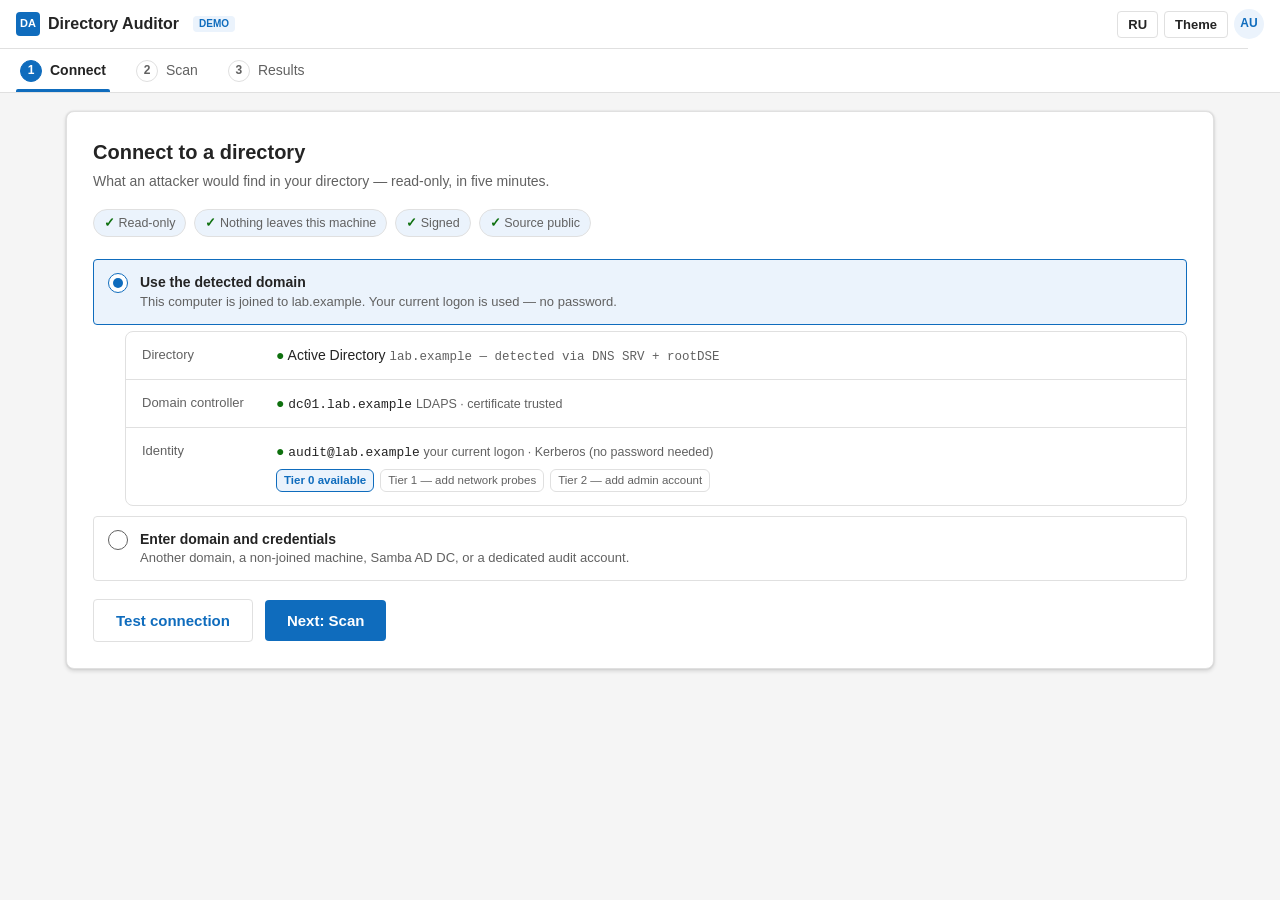
<file: docs/ux/prototype-v2.html>
<!doctype html>
<html lang="en">
<head>
<meta charset="utf-8">
<meta name="viewport" content="width=device-width, initial-scale=1">
<title>Directory Auditor — UX prototype</title>
<style>
  :root{
    --bg:#f5f5f5; --panel:#ffffff; --ink:#242424; --muted:#616161; --line:#e0e0e0;
    --accent:#0f6cbd; --accent-ink:#ffffff; --soft:#ebf3fc;
    --crit:#b10e1c; --high:#c43501; --med:#d39300; --low:#0e700e; --info:#616161;
    --ok:#0e700e; --shadow:0 0 2px rgba(0,0,0,.12),0 2px 4px rgba(0,0,0,.14);
    --radius:8px;
  }
  :root:not([data-theme="light"]) @media (prefers-color-scheme: dark){}
  @media (prefers-color-scheme: dark){
    :root:not([data-theme="light"]){
      --bg:#141414; --panel:#292929; --ink:#ffffff; --muted:#adadad; --line:#525252;
      --accent:#479ef5; --accent-ink:#0a0a0a; --soft:#082338;
      --crit:#dc626d; --high:#e9835e; --med:#f2c661; --low:#54b054; --info:#adadad;
      --ok:#54b054; --shadow:0 0 2px rgba(0,0,0,.24),0 2px 4px rgba(0,0,0,.28);
    }
  }
  :root[data-theme="dark"]{
      --bg:#141414; --panel:#292929; --ink:#ffffff; --muted:#adadad; --line:#525252;
      --accent:#479ef5; --accent-ink:#0a0a0a; --soft:#082338;
      --crit:#dc626d; --high:#e9835e; --med:#f2c661; --low:#54b054; --info:#adadad;
      --ok:#54b054; --shadow:0 0 2px rgba(0,0,0,.24),0 2px 4px rgba(0,0,0,.28);
  }
  *{box-sizing:border-box}
  html,body{margin:0;padding:0}
  body{font-family:"Segoe UI","Segoe UI Web (West European)",-apple-system,BlinkMacSystemFont,Roboto,"Helvetica Neue",sans-serif;font-size:14px;background:var(--bg);color:var(--ink);line-height:1.45;-webkit-font-smoothing:antialiased}
  code,.mono{font-family:Consolas,"Courier New",monospace;font-size:.92em}

  /* review chrome */
  .review{position:sticky;top:0;z-index:50;background:var(--panel);border-bottom:1px solid var(--line);padding:7px 14px;display:flex;gap:10px;align-items:center;flex-wrap:wrap}
  .review .lbl{font-size:11px;letter-spacing:.4px;text-transform:uppercase;color:var(--muted);font-weight:700}
  .tabs{display:flex;gap:4px;flex-wrap:wrap}
  .tab{border:1px solid var(--line);background:transparent;color:var(--muted);padding:5px 12px;border-radius:999px;font-size:13px;font-weight:600;cursor:pointer}
  .tab[aria-selected="true"]{background:var(--accent);color:var(--accent-ink);border-color:var(--accent)}
  .review .spacer{flex:1}
  .toggle{border:1px solid var(--line);background:transparent;color:var(--ink);padding:5px 10px;border-radius:4px;font-size:13px;font-weight:600;cursor:pointer}

  /* app window */
  .wrap{max-width:1040px;margin:18px auto;padding:0 16px}
  .win{background:var(--panel);border:1px solid var(--line);border-radius:var(--radius);box-shadow:var(--shadow);overflow:hidden}
  .winbar{display:flex;align-items:center;gap:10px;padding:9px 14px;background:linear-gradient(var(--soft),var(--panel));border-bottom:1px solid var(--line)}
  .dots{display:flex;gap:6px}.dots i{width:11px;height:11px;border-radius:50%;background:var(--line);display:block}
  .url{flex:1;background:var(--bg);border:1px solid var(--line);border-radius:7px;padding:5px 10px;font-size:12.5px;color:var(--muted);display:flex;align-items:center;gap:7px;min-width:0}
  .url .lock{color:var(--ok);font-weight:700}
  .url .u{white-space:nowrap;overflow:hidden;text-overflow:ellipsis}
  .badge{font-size:11px;font-weight:700;padding:2px 8px;border-radius:999px;background:var(--soft);color:var(--accent);border:1px solid var(--line);white-space:nowrap}
  .screen{padding:26px}
  @media(max-width:620px){.screen{padding:18px 14px}}

  .brand{display:flex;align-items:center;gap:12px;margin-bottom:4px}
  .brand h1{font-size:22px;margin:0;color:var(--accent);letter-spacing:-.3px}
  .tagline{color:var(--muted);margin:2px 0 18px;font-size:14px}
  .trust{display:flex;flex-wrap:wrap;gap:8px;margin:0 0 22px}
  .trust > span{font-size:12.5px;color:var(--muted);background:var(--soft);border:1px solid var(--line);border-radius:999px;padding:4px 10px}
  .trust > span b{color:var(--ok)}

  .detect{border:1px solid var(--line);border-radius:var(--radius);overflow:hidden;margin-bottom:20px}
  .detect .row{display:flex;gap:14px;padding:13px 16px;border-bottom:1px solid var(--line);align-items:flex-start}
  .detect .row:last-child{border-bottom:0}
  .detect .k{width:120px;flex:none;color:var(--muted);font-size:13px;padding-top:1px}
  .detect .v{font-size:14px}
  .detect .v .sub{color:var(--muted);font-size:12.5px;margin-top:1px}
  .chk{color:var(--ok);font-weight:700}
  .tierpills{display:flex;gap:6px;margin-top:6px;flex-wrap:wrap}
  .tierpill{font-size:11.5px;border:1px solid var(--line);border-radius:6px;padding:2px 7px;color:var(--muted)}
  .tierpill.on{background:var(--soft);color:var(--accent);border-color:var(--accent);font-weight:700}

  .cta{display:flex;gap:12px;align-items:center;flex-wrap:wrap}
  .btn{border:0;border-radius:4px;padding:12px 22px;font-size:15px;font-weight:700;cursor:pointer;background:var(--accent);color:var(--accent-ink)}
  .btn.lg{padding:14px 30px;font-size:16px}
  .btn.ghost{background:transparent;color:var(--accent);border:1px solid var(--line)}
  .btn.sm{padding:7px 14px;font-size:13px;border-radius:8px}
  .hint{color:var(--muted);font-size:12.5px;margin-top:14px}

  /* wizard stepper */
  .steps{display:flex;gap:0;margin:0 0 22px;flex-wrap:wrap}
  .step{display:flex;align-items:center;gap:8px;font-size:13px;color:var(--muted);padding:6px 0}
  .step .n{width:22px;height:22px;border-radius:50%;border:1px solid var(--line);display:grid;place-items:center;font-size:12px;font-weight:700;flex:none}
  .step.done .n{background:var(--ok);border-color:var(--ok);color:#fff}
  .step.cur .n{background:var(--accent);border-color:var(--accent);color:var(--accent-ink)}
  .step.cur{color:var(--ink);font-weight:700}
  .step .arr{color:var(--line);margin:0 10px}
  .field{margin-bottom:16px}
  .field label{display:block;font-size:13px;font-weight:600;margin-bottom:5px}
  .field .ctl{display:flex;gap:8px;align-items:center}
  .inp{width:100%;background:var(--bg);border:1px solid var(--line);border-radius:8px;padding:9px 11px;font-size:14px;color:var(--ink)}
  .radio{display:flex;gap:8px;flex-wrap:wrap;margin-top:4px}
  .radio .r{border:1px solid var(--line);border-radius:8px;padding:9px 12px;font-size:13.5px;cursor:pointer;flex:1;min-width:150px}
  .radio .r.sel{border-color:var(--accent);background:var(--soft)}
  .radio .r .t{font-weight:700}.radio .r .d{color:var(--muted);font-size:12px;margin-top:2px}
  .domaingrid{display:grid;grid-template-columns:repeat(auto-fill,minmax(150px,1fr));gap:8px;margin-top:4px}
  .dchk{border:1px solid var(--line);border-radius:8px;padding:9px 11px;font-size:13px;display:flex;gap:8px;align-items:center;cursor:pointer}
  .dchk.on{border-color:var(--accent);background:var(--soft)}
  .dchk .box{width:16px;height:16px;border-radius:4px;border:1.5px solid var(--accent);display:grid;place-items:center;color:var(--accent);font-size:11px;font-weight:800;flex:none}
  .wnav{display:flex;justify-content:space-between;margin-top:8px}
  .tested{color:var(--ok);font-size:13px;margin-top:8px;display:flex;gap:7px;align-items:flex-start}

  /* scanning */
  .scanhead{display:flex;justify-content:space-between;align-items:baseline;flex-wrap:wrap;gap:8px;margin-bottom:16px}
  .scanhead h2{margin:0;font-size:18px}
  .bar{height:10px;background:var(--soft);border-radius:999px;overflow:hidden;margin:10px 0 6px}
  .bar > i{display:block;height:100%;width:0;background:var(--accent);transition:width .25s}
  .scanmeta{display:flex;justify-content:space-between;color:var(--muted);font-size:12.5px}
  .scangrid{display:grid;grid-template-columns:repeat(auto-fill,minmax(150px,1fr));gap:8px;margin:18px 0}
  .scancard{border:1px solid var(--line);border-radius:10px;padding:11px 13px}
  .scancard .d{font-size:13px;font-weight:700}
  .scancard .c{color:var(--muted);font-size:12px;margin-top:3px}
  .scancard .mini{height:5px;background:var(--soft);border-radius:999px;margin-top:8px;overflow:hidden}
  .scancard .mini > i{display:block;height:100%;width:0;background:var(--ok);transition:width .3s}
  .log{font-family:ui-monospace,Menlo,Consolas,monospace;font-size:12px;color:var(--muted);background:var(--bg);border:1px solid var(--line);border-radius:10px;padding:10px 12px;height:120px;overflow:hidden}
  .log div{opacity:.85}

  /* report */
  .rtop{display:flex;gap:22px;align-items:center;flex-wrap:wrap;margin-bottom:8px}
  .gauge{--v:54;width:120px;height:120px;border-radius:50%;flex:none;display:grid;place-items:center;
    background:conic-gradient(var(--sevcol,var(--high)) calc(var(--v)*1%), var(--soft) 0)}
  .gauge .in{width:92px;height:92px;border-radius:50%;background:var(--panel);display:grid;place-items:center;text-align:center}
  .gauge .in b{font-size:30px;line-height:1;color:var(--ink)}
  .gauge .in span{font-size:11px;color:var(--muted)}
  .rmeta{flex:1;min-width:220px}
  .rmeta .t{font-size:13px;color:var(--muted)}
  .rmeta h2{margin:2px 0 6px;font-size:20px}
  .rmeta .sub{color:var(--muted);font-size:12.5px}
  .counts{display:grid;grid-template-columns:repeat(5,1fr);gap:10px;margin:18px 0}
  @media(max-width:620px){.counts{grid-template-columns:repeat(2,1fr)}}
  .cnt{background:var(--soft);border-left:3px solid var(--accent);border-radius:8px;padding:9px 12px}
  .cnt b{display:block;font-size:22px;line-height:1}.cnt span{font-size:12px;color:var(--muted)}
  .cnt.crit{border-color:var(--crit)} .cnt.ok{border-color:var(--ok)}
  .dl{display:flex;gap:8px;flex-wrap:wrap;margin:4px 0 20px}

  .sec{margin:24px 0 8px;font-size:13px;letter-spacing:.4px;text-transform:uppercase;color:var(--accent);font-weight:800}
  .quick{border:1px solid var(--line);border-radius:12px;padding:4px 0;margin-bottom:8px}
  .quick .q{display:flex;gap:12px;padding:11px 16px;border-bottom:1px solid var(--line);align-items:flex-start}
  .quick .q:last-child{border-bottom:0}
  .quick .q .ix{color:var(--ok);font-weight:800;flex:none}
  .quick .q .tx{font-size:13.5px}.quick .q .tx .sub{color:var(--muted);font-size:12px}

  .paths{display:flex;flex-direction:column;gap:8px;margin-bottom:8px}
  .path{display:flex;align-items:center;gap:8px;flex-wrap:wrap;border:1px solid var(--line);border-radius:10px;padding:10px 13px;font-size:13px}
  .node{background:var(--soft);border:1px solid var(--line);border-radius:7px;padding:3px 9px;font-weight:700}
  .node.t0{background:var(--crit);color:#fff;border-color:var(--crit)}
  .edge{color:var(--muted);font-size:12px;font-style:italic}
  .arrw{color:var(--accent);font-weight:800}

  .finding{border:1px solid var(--line);border-radius:12px;margin-bottom:10px;overflow:hidden}
  .finding > summary{list-style:none;cursor:pointer;display:flex;gap:12px;align-items:center;padding:13px 16px}
  .finding > summary::-webkit-details-marker{display:none}
  .sev{font-size:10.5px;font-weight:800;text-transform:uppercase;letter-spacing:.5px;color:#fff;padding:3px 8px;border-radius:6px;flex:none}
  .sev.critical{background:var(--crit)}.sev.high{background:var(--high)}.sev.medium{background:var(--med)}.sev.low{background:var(--low)}.sev.info{background:var(--info)}
  .finding .fid{font-family:ui-monospace,Menlo,Consolas,monospace;font-size:12px;color:var(--muted);flex:none}
  .finding .ftitle{font-weight:650;font-size:14px;flex:1;min-width:0}
  .finding .fcount{font-size:12px;color:var(--muted);flex:none}
  .finding .chev{color:var(--muted);transition:transform .2s;flex:none}
  .finding[open] .chev{transform:rotate(90deg)}
  .fbody{padding:0 16px 16px;border-top:1px solid var(--line);margin-top:2px;padding-top:14px}
  .fbody h4{margin:14px 0 4px;font-size:12px;text-transform:uppercase;letter-spacing:.4px;color:var(--muted)}
  .fbody h4:first-child{margin-top:0}
  .fbody p{margin:0;font-size:13.5px}
  .affected{margin:6px 0 0;padding:0;list-style:none}
  .affected li{font-family:ui-monospace,Menlo,Consolas,monospace;font-size:12.5px;padding:4px 8px;background:var(--bg);border:1px solid var(--line);border-radius:6px;margin-bottom:4px;display:flex;justify-content:space-between;gap:8px;flex-wrap:wrap}
  .affected li .ev{color:var(--muted)}
  pre.fix{background:var(--bg);border:1px solid var(--line);border-radius:8px;padding:10px 12px;overflow:auto;font-size:12.5px;margin:4px 0 0}
  .chips{display:flex;gap:6px;flex-wrap:wrap;margin-top:4px}
  .chip{font-size:11.5px;text-decoration:none;border:1px solid var(--line);border-radius:999px;padding:3px 9px;color:var(--accent);background:var(--soft)}
  .chip.plain{color:var(--muted)}
  .refs{margin:4px 0 0;padding-left:18px;font-size:12.5px}
  .refs a{color:var(--accent)}
  .skip{border:1px dashed var(--line);border-radius:10px;padding:12px 16px;font-size:13px;color:var(--muted)}
  .skip b{color:var(--ink)}
  .foot{color:var(--muted);font-size:12px;margin-top:22px;border-top:1px solid var(--line);padding-top:12px}
  .hidden{display:none !important}

  /* Fluent-style app header + pivot step tabs */
  .apphdr{position:sticky;top:0;z-index:50;height:52px;background:var(--panel);border-bottom:1px solid var(--line);display:flex;align-items:center;gap:16px;padding:0 16px}
  .prod{display:flex;align-items:center;gap:8px;font-weight:600;font-size:16px;white-space:nowrap}
  .logo{width:24px;height:24px;border-radius:4px;background:var(--accent);color:var(--accent-ink);display:grid;place-items:center;font-size:11px;font-weight:700}
  .pivot{display:flex;gap:2px;flex:1;justify-content:center;height:100%}
  .ptab{display:flex;align-items:center;gap:8px;padding:0 14px;border:0;background:transparent;color:var(--muted);font:inherit;font-size:14px;cursor:pointer;position:relative}
  .ptab:hover{color:var(--ink);background:var(--bg)}
  .ptab .num{width:22px;height:22px;border-radius:50%;border:1px solid var(--line);display:grid;place-items:center;font-size:12px;font-weight:600}
  .ptab[aria-selected="true"]{color:var(--ink);font-weight:600}
  .ptab[aria-selected="true"]::after{content:"";position:absolute;left:10px;right:10px;bottom:0;height:3px;border-radius:2px 2px 0 0;background:var(--accent)}
  .ptab[aria-selected="true"] .num{background:var(--accent);border-color:var(--accent);color:var(--accent-ink)}
  .ptab.done .num{background:var(--ok);border-color:var(--ok);color:#fff}
  .hright{display:flex;align-items:center;gap:6px}
  .avatar{width:30px;height:30px;border-radius:50%;background:var(--soft);color:var(--accent);display:grid;place-items:center;font-size:12px;font-weight:600}
  @media(max-width:700px){.prod span:last-child{display:none}.ptab span:not(.num){display:none}.ptab{padding:0 10px}}

  .h2{font-size:20px;font-weight:600;margin:0 0 4px}
  .copt{display:flex;gap:12px;align-items:flex-start;border:1px solid var(--line);border-radius:4px;padding:12px 14px;margin:10px 0 0;cursor:pointer;background:var(--panel)}
  .copt.sel{border-color:var(--accent);background:var(--soft)}
  .rdot{width:20px;height:20px;border-radius:50%;border:1px solid var(--muted);flex:none;display:grid;place-items:center;margin-top:1px;background:var(--panel)}
  .copt.sel .rdot{border-color:var(--accent)}
  .copt.sel .rdot::after{content:"";width:10px;height:10px;border-radius:50%;background:var(--accent)}
  .ct{font-weight:600}.cd{color:var(--muted);font-size:13px}
  #detectbox{margin:6px 0 0 32px}
  .mform{display:grid;grid-template-columns:1fr 1fr;gap:12px;margin:10px 0 0 32px}
  .mform label{display:flex;flex-direction:column;gap:4px;font-size:13px;font-weight:600}
  .mform .wide{grid-column:1/-1}
  @media(max-width:620px){.mform{grid-template-columns:1fr;margin-left:0}#detectbox{margin-left:0}}
  .inp{height:32px;border-radius:4px;border:1px solid var(--line);border-bottom-color:var(--muted)}
  .okbar{margin-top:14px;padding:10px 12px;border-radius:4px;background:color-mix(in srgb,var(--ok) 10%,var(--panel));border:1px solid color-mix(in srgb,var(--ok) 35%,transparent);font-size:13px}
  .okbar > b{color:var(--ok)}
  .cta{margin-top:18px}

  .printcover{display:none}
  @media print{
    @page{size:A4;margin:14mm 13mm 16mm}
    :root,:root[data-theme="dark"]{--bg:#fff;--panel:#fff;--ink:#242424;--muted:#616161;--line:#d1d1d1;--soft:#ebf3fc;--accent:#0f6cbd;--accent-ink:#fff;
      --crit:#b10e1c;--high:#c43501;--med:#d39300;--low:#0e700e;--ok:#0e700e;--info:#616161}
    body{background:#fff;font-size:10pt}
    .apphdr,.winbar,.dl,.skip .btn,#welcome,#scan{display:none!important}
    .wrap{max-width:none;margin:0;padding:0}.win{border:0;box-shadow:none;border-radius:0}
    #report{display:block!important;padding:0}
    .printcover{display:flex;justify-content:space-between;align-items:flex-end;border-bottom:3px solid var(--accent);padding-bottom:8px;margin-bottom:14px}
    .pc-t{font-size:20pt;font-weight:700;color:var(--accent)}.pc-s{color:var(--muted)}
    .pc-m{text-align:right;font-size:9pt;color:var(--muted)}
    *{-webkit-print-color-adjust:exact;print-color-adjust:exact}
    .finding{break-inside:avoid}.finding .chev{display:none}
    .sec{break-after:avoid}.paths,.quick{break-inside:avoid}
    a{text-decoration:none}
  }

  .winbar{display:none}
  .wrap{max-width:1180px}
  .win{border-radius:8px}
  .prod::after{content:"DEMO";margin-left:6px;font-size:10px;font-weight:700;color:var(--accent);background:var(--soft);border-radius:4px;padding:1px 6px}

  /* two-row header: product name on top, step tabs on their own row */
  .apphdr{height:auto;flex-wrap:wrap;padding:0 16px;gap:0 16px}
  .prod{height:48px}
  .hright{margin-left:auto;height:48px}
  .pivot{order:3;flex:0 0 100%;justify-content:flex-start;height:44px;border-top:1px solid var(--line);margin:0 -16px;padding:0 6px}
  @media(max-width:700px){.ptab span:not(.num){display:inline}}

  /* Fluent MessageBar — informative (blue) */
  .infobar{display:flex;gap:10px;align-items:flex-start;padding:9px 12px;border-radius:4px;font-size:13px;
    background:var(--soft);border:1px solid color-mix(in srgb,var(--accent) 35%,transparent);color:var(--ink);font-weight:400}
  .infobar .ii{flex:none;width:18px;height:18px;border-radius:50%;background:var(--accent);color:var(--accent-ink);
    display:grid;place-items:center;font-size:11px;font-weight:700;font-style:italic;font-family:Georgia,serif;margin-top:1px}
  select.inp{padding:0 8px;line-height:normal;height:32px}
</style>
</head>
<body>
<header class="apphdr">
  <div class="prod"><span class="logo">DA</span><span>Directory Auditor</span></div>
  <nav class="pivot" role="tablist" id="tabs">
    <button class="ptab" role="tab" data-go="welcome" aria-selected="true"><span class="num">1</span><span data-t="st1">Connect</span></button>
    <button class="ptab" role="tab" data-go="scan"><span class="num">2</span><span data-t="st2">Scan</span></button>
    <button class="ptab" role="tab" data-go="report"><span class="num">3</span><span data-t="st3">Results</span></button>
  </nav>
  <div class="hright"><button class="toggle" id="lang">RU</button><button class="toggle" id="theme">Theme</button><span class="avatar">AU</span></div>
</header>

<div class="wrap">
 <div class="win">
  <div class="winbar">
    <span class="dots"><i></i><i></i><i></i></span>
    <span class="url"><span class="lock">🔒</span><span class="u mono">127.0.0.1:7845/?t=a1f3…9c</span></span>
    <span class="badge" data-t="demo">DEMO · synthetic data</span>
  </div>

  <!-- ============ 1 · LAUNCH / EXPRESS PATH ============ -->
  <section class="screen view" id="welcome">
    <h2 class="h2" data-t="c_h">Connect to a directory</h2>
    <p class="tagline" data-t="tagline">What an attacker would find in your directory — read-only, in five minutes.</p>
    <div class="trust">
      <span><b>✓</b> <span data-t="tr1">Read-only</span></span>
      <span><b>✓</b> <span data-t="tr2">Nothing leaves this machine</span></span>
      <span><b>✓</b> <span data-t="tr3">Signed</span></span>
      <span><b>✓</b> <span data-t="tr4">Source public</span></span>
    </div>

    <div class="copt sel" data-mode="auto"><span class="rdot"></span><div class="ctext"><div class="ct" data-t="c_auto">Use the detected domain</div><div class="cd" data-t="c_auto_d">This computer is joined to lab.example. Your current logon is used — no password.</div></div></div>
    <div class="detect" id="detectbox">
      <div class="row"><div class="k" data-t="d_dir">Directory</div><div class="v"><span class="chk">●</span> Active Directory <span class="sub mono">lab.example — detected via DNS SRV + rootDSE</span></div></div>
      <div class="row"><div class="k" data-t="d_dc">Domain controller</div><div class="v"><span class="chk">●</span> <span class="mono">dc01.lab.example</span> <span class="sub" data-t="d_dc_sub">LDAPS · certificate trusted</span></div></div>
      <div class="row"><div class="k" data-t="d_id">Identity</div><div class="v"><span class="chk">●</span> <span class="mono">audit@lab.example</span> <span class="sub" data-t="d_id_sub">your current logon · Kerberos (no password needed)</span>
        <div class="tierpills"><span class="tierpill on" data-t="tp0">Tier 0 available</span><span class="tierpill" data-t="tp1">Tier 1 — add network probes</span><span class="tierpill" data-t="tp2">Tier 2 — add admin account</span></div></div></div>
    </div>

    <div class="copt" data-mode="manual"><span class="rdot"></span><div class="ctext"><div class="ct" data-t="c_man">Enter domain and credentials</div><div class="cd" data-t="c_man_d">Another domain, a non-joined machine, Samba AD DC, or a dedicated audit account.</div></div></div>
    <div class="mform hidden" id="mform">
      <label><span data-t="f_dom">Domain</span><input class="inp mono" placeholder="corp.example.ru"></label>
      <label><span data-t="f_dc">Domain controller (optional)</span><input class="inp mono" placeholder="dc01.corp.example.ru"></label>
      <label><span data-t="f_user">User</span><input class="inp mono" placeholder="audit@corp.example.ru"></label>
      <label><span data-t="f_pw">Password</span><input class="inp" type="password" placeholder="••••••••"></label>
      <label class="wide"><span data-t="f_tls">Connection security</span><select class="inp"><option>LDAPS (636) — recommended</option><option>StartTLS (389)</option></select></label>
      <div class="infobar wide"><span class="ii">i</span><span data-t="f_hint">A normal user account covers ~80% of checks. The password is used once in memory and never saved.</span></div>
    </div>
    <div class="okbar hidden" id="connok"><b>✓</b> <span data-t="connok">Connected as <b>audit@lab.example</b> · Domain Users · 212 checks available (admin-only checks need an admin account).</span></div>
    <div class="cta">
      <button class="btn ghost" id="testconn" data-t="test">Test connection</button>
      <button class="btn" data-go="scan" data-t="next1">Next: Scan</button>
    </div>
  </section>

  

  <!-- ============ 3 · SCANNING ============ -->
  <section class="screen view hidden" id="scan">
    <h2 class="h2" data-t="sc_h">Choose a scan</h2>
    <p class="cd" style="margin:0 0 4px">lab.example · audit@lab.example</p>
    <div class="copt sel" data-scan="fast"><span class="rdot"></span><div class="ctext"><div class="ct" data-t="fast">Fast scan</div><div class="cd" data-t="fast_d">The ~40 highest-value checks · about 1 minute · best first look.</div></div></div>
    <div class="copt" data-scan="full"><span class="rdot"></span><div class="ctext"><div class="ct" data-t="full">Full scan</div><div class="cd" data-t="full_d">All 212 checks your account can run — directory, DNS, Group Policy, PKI, Kerberos, credentials · about 5 minutes.</div></div></div>
    <div class="cta"><button class="btn ghost" data-go="welcome" data-t="back">Back</button><button class="btn" id="startscan" data-t="start">Start scan</button></div>
    <div class="hidden" id="progress" style="margin-top:22px">
    <div class="scanhead"><h2 data-t="scanning">Scanning lab.example…</h2><button class="btn ghost sm" id="cancelscan" data-t="cancel">Cancel</button></div>
    <div class="bar"><i id="pbar"></i></div>
    <div class="scanmeta"><span id="pcount">0 / 212 checks</span><span id="peta" data-t="eta">~4s remaining · read-only</span></div>

    <div class="scangrid" id="scangrid"></div>
    <div class="log" id="scanlog"></div>
    <div style="margin-top:16px" class="hidden" id="donebtn"><button class="btn" data-go="report" data-t="viewreport">Next: Results</button></div>
    </div>
  </section>

  <!-- ============ 4 · REPORT ============ -->
  <section class="screen view hidden" id="report">
    <div class="printcover"><div><div class="pc-t">Directory Auditor</div><div class="pc-s" data-t="pdf_sub">Directory security assessment</div></div><div class="pc-m">lab.example<br>2026-10-07 18:46 UTC<br>audit@lab.example · tier 0</div></div>
    <div class="rtop">
      <div class="gauge" style="--v:54;--sevcol:var(--high)"><div class="in"><b>54</b><span data-t="of100">/ 100</span></div></div>
      <div class="rmeta">
        <div class="t" data-t="r_target">Target</div>
        <h2 class="mono">lab.example</h2>
        <div class="sub" data-t="r_sub">Active Directory · tier 0 · 2026-10-07 18:46 UTC · snapshot <span class="mono">d03c5d0b…</span></div>
      </div>
    </div>

    <div class="counts">
      <div class="cnt"><b>212</b><span data-t="c_checked">checked</span></div>
      <div class="cnt ok"><b>188</b><span data-t="c_passed">passed</span></div>
      <div class="cnt crit"><b>12</b><span data-t="c_find">with findings</span></div>
      <div class="cnt"><b>21</b><span data-t="c_findings">findings</span></div>
      <div class="cnt"><b>12</b><span data-t="c_skip">skipped</span></div>
    </div>

    <div class="dl">
      <button class="btn sm" id="pdfbtn" data-t="dl_pdf">Download PDF report</button>
      <button class="btn sm ghost" data-t="dl_html">HTML</button>
      <button class="btn sm ghost" data-t="dl_json">JSON</button>
      <button class="btn sm ghost" data-t="dl_csv">CSV</button>
      <button class="btn sm ghost" data-t="dl_redact">Redacted copy…</button>
      <button class="btn sm ghost" data-t="dl_diff">Compare with previous…</button>
    </div>

    <div class="sec" data-t="s_quick">Quick wins — under 10 minutes each</div>
    <div class="quick">
      <div class="q"><span class="ix">1</span><span class="tx"><b data-t="qa">Set the machine-account quota to 0.</b> <span class="sub mono">Set-ADDomain -Identity lab.example -Replace @{"ms-DS-MachineAccountQuota"="0"}</span></span></div>
      <div class="q"><span class="ix">2</span><span class="tx"><b data-t="qb">Remove GenericAll for “Helpdesk” on the Domain Admins group.</b> <span class="sub" data-t="qbs">One ACE removal closes a direct path to Tier 0.</span></span></div>
      <div class="q"><span class="ix">3</span><span class="tx"><b data-t="qc">Clear the reversible-encryption flag on svc_legacy and reset its password.</b></span></div>
    </div>

    <div class="sec" data-t="s_paths">Top 5 paths to Tier 0</div>
    <div class="paths">
      <div class="path"><span class="node">Helpdesk</span><span class="arrw">→</span><span class="edge">GenericAll</span><span class="arrw">→</span><span class="node t0">Domain Admins</span></div>
      <div class="path"><span class="node">svc_backup</span><span class="arrw">→</span><span class="edge" data-t="e_dcsync">replication rights (DCSync)</span><span class="arrw">→</span><span class="node t0" data-t="n_domain">Domain secrets</span></div>
      <div class="path"><span class="node">svc_sql</span><span class="arrw">→</span><span class="edge" data-t="e_kerb">kerberoastable + privileged</span><span class="arrw">→</span><span class="node t0">Domain Admins</span></div>
      <div class="path"><span class="node">APP01$</span><span class="arrw">→</span><span class="edge" data-t="e_unconstr">unconstrained delegation + DC coercion</span><span class="arrw">→</span><span class="node t0">dc01</span></div>
      <div class="path"><span class="node" data-t="n_authusers">Authenticated Users</span><span class="arrw">→</span><span class="edge" data-t="e_adidns">create DNS record (ADIDNS)</span><span class="arrw">→</span><span class="node" data-t="n_relay">credential relay</span></div>
    </div>

    <div class="sec" data-t="s_findings">Findings</div>
    <div id="findings"></div>

    <div class="sec" data-t="s_skipped">Skipped — and why</div>
    <div class="skip">
      <b>12 checks</b> <span data-t="sk1">not run because they need Tier 2 (an admin account):</span>
      NTLM level, SMBv1, Print Spooler on DCs, applied audit policy, local administrators on DCs, LAPS state…
      <div style="margin-top:6px"><button class="btn sm ghost" data-t="sk_add">Add an admin account and re-scan</button></div>
    </div>

    <div class="foot" data-t="foot">Generated read-only; nothing left this machine. 212 checks run as audit@lab.example over Kerberos. Report hash e7b0c2…</div>
  </section>

 </div>
</div>

<script>
/* ---------- findings data: every rule has remediation + MITRE ---------- */
const MITRE = id => "https://attack.mitre.org/techniques/"+id.replace('.', '/')+"/";
const F = [
 {id:"DSA-0015",sev:"critical",dom:"Directory core",tier:0,
  en:"Shadow admin — dangerous rights on a privileged object",
  ru:"Теневой администратор — опасные права на привилегированном объекте",
  n:1,
  affected:[{dn:"Group “Helpdesk” → CN=Domain Admins,CN=Users,DC=lab,DC=example",ev:"GenericAll"}],
  why_en:"An account outside the admin groups holds an ACL permission (GenericAll) over the Domain Admins group. Such accounts are easy to miss because they are not group members, yet they can grant themselves full control.",
  why_ru:"Учётная запись вне административных групп имеет право (GenericAll) над группой Domain Admins. Такие субъекты легко пропустить при аудите членства, хотя они могут сами выдать себе полный доступ.",
  fix_en:"Remove the GenericAll ACE unless it is a documented delegation; audit who may change ACLs on Tier-0 objects; place Tier-0 objects under a monitored, least-privilege delegation model.",
  fix_ru:"Удалите ACE GenericAll, если это не задокументированное делегирование; проверьте, кто может менять ACL на объектах нулевого уровня; переведите объекты нулевого уровня на контролируемую модель делегирования по минимуму прав.",
  mitre:[["T1098","Account Manipulation"],["T1222.001","File/Directory Permissions Modification: Windows"]],
  refs:[["CyberArk — Shadow Admins","https://www.cyberark.com/resources/threat-research/shadow-admins-the-stealthy-accounts-that-you-should-fear-the-most"],["SpecterOps — An ACE Up the Sleeve","https://specterops.io/assets/resources/an_ace_up_the_sleeve.pdf"]]},

 {id:"DSA-0014",sev:"critical",dom:"Directory core",tier:0,n:1,
  en:"Replication (DCSync) rights held by a non-Tier-0 account",
  ru:"Права репликации (DCSync) у учётной записи вне нулевого уровня",
  affected:[{dn:"CN=svc_backup,CN=Users,DC=lab,DC=example",ev:"DS-Replication-Get-Changes-All on domain head"}],
  why_en:"The account has the directory-replication extended rights on the domain, which allow pulling password material for every account over the network — equivalent to Domain Admin for credential theft.",
  why_ru:"У учётной записи есть расширенные права репликации каталога на домене, позволяющие получить парольные данные всех учётных записей по сети — по сути это Domain Admin для кражи учётных данных.",
  fix_en:"Remove the replication ACEs from any principal that is not a domain controller or a documented Tier-0 service; review the domain-head DACL; alert on new grants.",
  fix_ru:"Удалите ACE репликации у всех субъектов, кроме контроллеров домена и задокументированных служб нулевого уровня; проверьте DACL корня домена; настройте оповещение на новые выдачи прав.",
  mitre:[["T1003.006","OS Credential Dumping: DCSync"]],
  refs:[["ADSecurity — Mimikatz DCSync","https://adsecurity.org/?p=1729"],["MS-ADTS","https://learn.microsoft.com/en-us/openspecs/windows_protocols/ms-adts/"]]},

 {id:"DSA-0002",sev:"critical",dom:"Directory core",tier:0,n:1,
  en:"Privileged account exposed to Kerberoasting (has an SPN)",
  ru:"Привилегированная учётная запись подвержена Kerberoasting (есть SPN)",
  affected:[{dn:"CN=svc_sql,CN=Users,DC=lab,DC=example",ev:"member of Domain Admins · SPN MSSQLSvc/db01"}],
  why_en:"A member of a Tier-0 group has a service principal name, so any domain user can request a service ticket encrypted with this account's key and attack it offline. For a privileged account that key is a domain-takeover secret.",
  why_ru:"Член группы нулевого уровня имеет имя участника-службы, поэтому любой пользователь домена может запросить билет службы, зашифрованный ключом этой учётной записи, и атаковать его офлайн. Для привилегированной учётной записи этот ключ — секрет захвата домена.",
  fix_en:"Remove the SPN from the privileged account; run the service under a group-managed service account; enforce AES-only keys and a 25+ character random password where an SPN must remain.",
  fix_ru:"Удалите SPN с привилегированной учётной записи; запускайте службу под групповой управляемой учётной записью (gMSA); где SPN необходим — только AES-ключи и случайный пароль от 25 символов.",
  mitre:[["T1558.003","Steal or Forge Kerberos Tickets: Kerberoasting"]],
  refs:[["ADSecurity — Kerberoast","https://adsecurity.org/?p=2293"],["ATT&CK T1558.003","https://attack.mitre.org/techniques/T1558/003/"]]},

 {id:"DSA-0060",sev:"critical",dom:"Group Policy",tier:1,n:1,
  en:"Group Policy Preferences password (cpassword) in SYSVOL",
  ru:"Пароль в настройках групповых политик (cpassword) в SYSVOL",
  affected:[{dn:"\\\\lab.example\\SYSVOL\\…\\Groups.xml",ev:"cpassword attribute present"}],
  why_en:"A Group Policy Preferences item stores a password encrypted with a key Microsoft published in MS-GPPREF, so anyone who can read SYSVOL (every domain user) can decrypt it. Microsoft removed the feature in MS14-025.",
  why_ru:"Элемент настроек групповых политик хранит пароль, зашифрованный ключом, опубликованным Microsoft в MS-GPPREF, поэтому любой, кто читает SYSVOL (а это каждый пользователь домена), может его расшифровать. Microsoft убрала эту возможность в MS14-025.",
  fix_en:"Remove the cpassword from the GPP XML in SYSVOL; change the exposed account's password; apply MS14-025; prefer LAPS for local admin passwords.",
  fix_ru:"Удалите cpassword из XML настроек групповых политик в SYSVOL; смените пароль раскрытой учётной записи; примените MS14-025; для паролей локальных администраторов используйте LAPS.",
  mitre:[["T1552.006","Unsecured Credentials: Group Policy Preferences"]],
  refs:[["MS14-025","https://learn.microsoft.com/en-us/security-updates/securitybulletins/2014/ms14-025"],["MS-GPPREF 2.2.1.1.4","https://learn.microsoft.com/en-us/openspecs/windows_protocols/ms-gppref/2c15cbf0-f086-4c74-8b70-1f2fa45dd4be"]]},

 {id:"DSA-0004",sev:"high",dom:"Directory core",tier:0,n:1,
  en:"Unconstrained Kerberos delegation on a non-DC host",
  ru:"Неограниченное делегирование Kerberos на узле, не являющемся контроллером домена",
  affected:[{dn:"CN=APP01,OU=Servers,DC=lab,DC=example",ev:"TRUSTED_FOR_DELEGATION (0x80000)"}],
  why_en:"A host with unconstrained delegation caches the Kerberos TGT of every user that authenticates to it, including privileged ones. Control of that host can lead to reuse of those tickets.",
  why_ru:"Узел с неограниченным делегированием кэширует TGT Kerberos каждого аутентифицирующегося пользователя, в том числе привилегированного. Контроль над этим узлом может привести к повторному использованию этих билетов.",
  fix_en:"Replace with resource-based or classic constrained delegation; mark Tier-0 accounts 'sensitive, cannot be delegated' and add them to Protected Users.",
  fix_ru:"Замените ограниченным делегированием (RBCD или классическим); пометьте учётные записи нулевого уровня «важная, делегирование запрещено» и добавьте их в группу Protected Users.",
  mitre:[["T1550.003","Use Alternate Authentication Material: Pass the Ticket"],["T1187","Forced Authentication"]],
  refs:[["Microsoft — Kerberos constrained delegation","https://learn.microsoft.com/en-us/windows-server/security/kerberos/kerberos-constrained-delegation-overview"],["Microsoft — UserAccountControl flags","https://learn.microsoft.com/en-us/troubleshoot/windows-server/active-directory/useraccountcontrol-manipulate-account-properties"]]},

 {id:"DSA-0001",sev:"high",dom:"Directory core",tier:0,n:2,
  en:"Accounts that do not require Kerberos pre-authentication (AS-REP roastable)",
  ru:"Учётные записи без обязательной предварительной аутентификации Kerberos (AS-REP roasting)",
  affected:[{dn:"CN=j.legacy,CN=Users,DC=lab,DC=example",ev:"DONT_REQ_PREAUTH"},{dn:"CN=kiosk,CN=Users,DC=lab,DC=example",ev:"DONT_REQ_PREAUTH"}],
  why_en:"With pre-authentication disabled the KDC returns, to anyone who asks, a response whose encrypted part is derived from the account's password — allowing an offline password attack.",
  why_ru:"При отключённой предварительной аутентификации KDC по запросу любого отдаёт ответ, зашифрованная часть которого выводится из пароля учётной записи, что позволяет атаковать пароль офлайн.",
  fix_en:"Clear the 'do not require Kerberos pre-authentication' flag unless a documented legacy client needs it; set a long random password meanwhile.",
  fix_ru:"Снимите флаг «не требовать предварительную аутентификацию Kerberos», если его не требует задокументированный устаревший клиент; до тех пор задайте длинный случайный пароль.",
  mitre:[["T1558.004","Steal or Forge Kerberos Tickets: AS-REP Roasting"]],
  refs:[["Microsoft — UserAccountControl flags","https://learn.microsoft.com/en-us/troubleshoot/windows-server/active-directory/useraccountcontrol-manipulate-account-properties"],["ATT&CK T1558.004","https://attack.mitre.org/techniques/T1558/004/"]]},

 {id:"DSA-0011",sev:"high",dom:"Credentials",tier:0,n:1,
  en:"Password stored with reversible encryption",
  ru:"Пароль хранится с обратимым шифрованием",
  affected:[{dn:"CN=svc_legacy,CN=Users,DC=lab,DC=example",ev:"ENCRYPTED_TEXT_PWD_ALLOWED"}],
  why_en:"Reversible encryption is cleartext storage with an extra step: anyone who can read the directory database recovers the actual password.",
  why_ru:"Обратимое шифрование — это хранение открытым текстом с лишним шагом: любой, кто читает базу каталога, восстанавливает реальный пароль.",
  fix_en:"Disable 'store password using reversible encryption' at the account and domain level; force a password change for affected accounts.",
  fix_ru:"Отключите «хранить пароль с обратимым шифрованием» на уровне учётной записи и домена; принудительно смените пароли затронутых учётных записей.",
  mitre:[["T1003.006","OS Credential Dumping: DCSync"]],
  refs:[["Microsoft — Store passwords using reversible encryption","https://learn.microsoft.com/en-us/windows/security/threat-protection/security-policy-settings/store-passwords-using-reversible-encryption"]]},

 {id:"DSA-0041",sev:"high",dom:"DNS",tier:0,n:1,
  en:"Authenticated Users can create records in an AD-integrated DNS zone",
  ru:"Аутентифицированные пользователи могут создавать записи в DNS-зоне, интегрированной в AD",
  affected:[{dn:"DC=lab.example,CN=MicrosoftDNS,DC=DomainDnsZones,DC=lab,DC=example",ev:"Create-Child for Authenticated Users"}],
  why_en:"The default ADIDNS zone ACL lets any authenticated user add DNS records. Combined with name-resolution behaviour this enables credential-relay positioning without any elevated right.",
  why_ru:"ACL зоны ADIDNS по умолчанию позволяет любому аутентифицированному пользователю добавлять DNS-записи. В сочетании с механизмом разрешения имён это даёт позицию для перехвата и ретрансляции учётных данных без каких-либо повышенных прав.",
  fix_en:"Tighten the zone DACL so only authorised principals create records; add WPAD/ISATAP to the DNS global query block list; monitor for new records.",
  fix_ru:"Ужесточите DACL зоны, чтобы записи создавали только уполномоченные субъекты; добавьте WPAD/ISATAP в глобальный список блокировки запросов DNS; отслеживайте появление новых записей.",
  mitre:[["T1557","Adversary-in-the-Middle"]],
  refs:[["Kevin Robertson — Exploiting ADIDNS","https://www.netspi.com/blog/technical-blog/network-pentesting/exploiting-adidns/"],["MS-DNSP","https://learn.microsoft.com/en-us/openspecs/windows_protocols/ms-dnsp/"]]},

 {id:"DSA-0040",sev:"high",dom:"DNS",tier:0,n:1,
  en:"DNS zone allows insecure dynamic updates",
  ru:"DNS-зона разрешает незащищённые динамические обновления",
  affected:[{dn:"zone lab.example",ev:"fAllowUpdate = ZONE_UPDATE_UNSECURE (1)"}],
  why_en:"The zone accepts updates without authentication (MS-DNSP DNS_ZONE_UPDATE value 1), so any host on the network can create or overwrite records, including those used for name resolution of critical services.",
  why_ru:"Зона принимает обновления без аутентификации (значение DNS_ZONE_UPDATE = 1 в MS-DNSP), поэтому любой узел сети может создавать или перезаписывать записи, в том числе используемые для разрешения имён критичных служб.",
  fix_en:"Set the zone to secure dynamic updates only (ZONE_UPDATE_SECURE); for AD-integrated zones this is the default and recommended setting.",
  fix_ru:"Переведите зону только на защищённые динамические обновления (ZONE_UPDATE_SECURE); для зон, интегрированных в AD, это значение по умолчанию и рекомендуемое.",
  mitre:[["T1557","Adversary-in-the-Middle"]],
  refs:[["MS-DNSP 2.2.6.1.1 DNS_ZONE_UPDATE","https://learn.microsoft.com/en-us/openspecs/windows_protocols/ms-dnsp/d4b84209-f00c-478f-80d7-8dd0f1633d9e"],["Microsoft — Securing DNS zones","https://learn.microsoft.com/en-us/previous-versions/windows/it-pro/windows-server-2003/cc780538(v=ws.10)"]]},

 {id:"DSA-0065",sev:"high",dom:"Group Policy",tier:1,n:1,
  en:"GPO grants a sensitive user right to a broad group",
  ru:"GPO выдаёт чувствительное право широкой группе",
  affected:[{dn:"GPO “Workstation Baseline” → GptTmpl.inf",ev:"SeDebugPrivilege = Authenticated Users"}],
  why_en:"A policy assigns a powerful privilege (here, Debug programs) to a broad group. On every machine the GPO applies to, members of that group gain an ability normally reserved for administrators.",
  why_ru:"Политика назначает мощную привилегию (здесь — отладка программ) широкой группе. На каждой машине, куда применяется GPO, члены этой группы получают возможность, обычно доступную только администраторам.",
  fix_en:"Remove the privilege assignment from broad groups; grant sensitive user rights only to the minimum required principals; review the GPO's link scope.",
  fix_ru:"Уберите назначение привилегии широким группам; выдавайте чувствительные права только минимально необходимым субъектам; проверьте область связывания GPO.",
  mitre:[["T1484.001","Domain Policy Modification: Group Policy Modification"]],
  refs:[["MS-GPSB — Security Protocol Extension","https://learn.microsoft.com/en-us/openspecs/windows_protocols/ms-gpsb/"],["ATT&CK T1484.001","https://attack.mitre.org/techniques/T1484/001/"]]},

 {id:"DSA-0008",sev:"medium",dom:"Kerberos",tier:0,n:1,
  en:"krbtgt password has not been rotated",
  ru:"Пароль учётной записи krbtgt давно не менялся",
  affected:[{dn:"CN=krbtgt,CN=Users,DC=lab,DC=example",ev:"pwdLastSet = 712 days ago"}],
  why_en:"The krbtgt key signs every Kerberos ticket-granting ticket. If it was ever exposed, forged tickets stay valid until the key is changed twice. Microsoft's recovery guidance resets it twice, 10 hours apart.",
  why_ru:"Ключ krbtgt подписывает каждый билет TGT Kerberos. Если он когда-либо был раскрыт, поддельные билеты действуют, пока ключ не сменят дважды. Руководство Microsoft по восстановлению меняет его дважды с интервалом 10 часов.",
  fix_en:"Reset the krbtgt password twice with at least 10 hours (the maximum ticket lifetime) between resets, and schedule the rotation periodically.",
  fix_ru:"Смените пароль krbtgt дважды с интервалом не менее 10 часов (максимальное время жизни билета) между сменами и запланируйте периодическую ротацию.",
  mitre:[["T1558.001","Steal or Forge Kerberos Tickets: Golden Ticket"]],
  refs:[["Microsoft — Reset the krbtgt password","https://learn.microsoft.com/en-us/windows-server/identity/ad-ds/manage/ad-forest-recovery-resetting-the-krbtgt-password"],["ATT&CK T1558.001","https://attack.mitre.org/techniques/T1558/001/"]]},

 {id:"DSA-0013",sev:"medium",dom:"Directory core",tier:0,n:1,
  en:"Any user may add computers to the domain (machine-account quota)",
  ru:"Любой пользователь может добавлять компьютеры в домен (квота учётных записей компьютеров)",
  affected:[{dn:"DC=lab,DC=example",ev:"ms-DS-MachineAccountQuota = 10"}],
  why_en:"Every authenticated user can create up to ten computer accounts and control their attributes. This is the starting point for several delegation- and relay-based privilege escalations.",
  why_ru:"Каждый аутентифицированный пользователь может создать до десяти учётных записей компьютеров и управлять их атрибутами. Это отправная точка нескольких повышений привилегий через делегирование и ретрансляцию.",
  fix_en:"Set ms-DS-MachineAccountQuota to 0 and delegate computer joining to a dedicated group or an OU-scoped permission.",
  fix_ru:"Задайте ms-DS-MachineAccountQuota равным 0 и делегируйте присоединение компьютеров отдельной группе или праву в пределах подразделения (OU).",
  mitre:[["T1136.002","Create Account: Domain Account"]],
  refs:[["Microsoft — ms-DS-MachineAccountQuota","https://learn.microsoft.com/en-us/windows/win32/adschema/a-ms-ds-machineaccountquota"],["Microsoft — default workstation join limit","https://learn.microsoft.com/en-us/troubleshoot/windows-server/active-directory/default-workstation-numbers-join-domain"]]},
];

/* ---------- render findings ---------- */
const sevOrder={critical:0,high:1,medium:2,low:3,info:4};
let lang="en";
function esc(s){return String(s).replace(/[&<>]/g,c=>({'&':'&amp;','<':'&lt;','>':'&gt;'}[c]))}
function renderFindings(){
  const host=document.getElementById('findings');host.innerHTML='';
  F.slice().sort((a,b)=>sevOrder[a.sev]-sevOrder[b.sev]).forEach(f=>{
    const title=lang==='ru'?f.ru:f.en, why=lang==='ru'?f.why_ru:f.why_en, fix=lang==='ru'?f.fix_ru:f.fix_en;
    const L={aff:lang==='ru'?'Затронуто':'Affected',why:lang==='ru'?'Почему это важно':'Why it matters',
      fix:lang==='ru'?'Как исправить':'Remediation',mitre:'MITRE ATT&CK',ref:lang==='ru'?'Источники':'References',
      objs:lang==='ru'?'объект(ов)':'object(s)'};
    const d=document.createElement('details');d.className='finding';
    d.innerHTML=`<summary>
        <span class="sev ${f.sev}">${f.sev}</span>
        <span class="fid">${f.id}</span>
        <span class="ftitle">${esc(title)}</span>
        <span class="fcount">${f.affected.length} ${L.objs} · ${esc(f.dom)}</span>
        <span class="chev">▸</span>
      </summary>
      <div class="fbody">
        <h4>${L.aff}</h4>
        <ul class="affected">${f.affected.map(a=>`<li><span>${esc(a.dn)}</span><span class="ev">${esc(a.ev)}</span></li>`).join('')}</ul>
        <h4>${L.why}</h4><p>${esc(why)}</p>
        <h4>${L.fix}</h4><p>${esc(fix)}</p>
        <h4>${L.mitre}</h4><div class="chips">${f.mitre.map(m=>`<a class="chip" target="_blank" rel="noopener" href="${MITRE(m[0])}">${m[0]} · ${esc(m[1])}</a>`).join('')}</div>
        <h4>${L.ref}</h4><ul class="refs">${f.refs.map(r=>`<li><a target="_blank" rel="noopener" href="${r[1]}">${esc(r[0])}</a></li>`).join('')}</ul>
      </div>`;
    host.appendChild(d);
  });
}

/* ---------- view switching ---------- */
const views=['welcome','scan','report'];
function show(v){
  views.forEach(x=>document.getElementById(x).classList.toggle('hidden',x!==v));
  document.querySelectorAll('#tabs .ptab').forEach(t=>t.setAttribute('aria-selected',t.dataset.go===v));
  window.scrollTo({top:0,behavior:'smooth'});
}
document.addEventListener('click',e=>{const b=e.target.closest('[data-go]');if(b){show(b.dataset.go);}});

/* ---------- scan simulation ---------- */
const domains=[["Directory core",46],["DNS",22],["Group Policy",28],["PKI (AD CS)",34],["Kerberos",24],["Credentials",18],["Replication",14],["Integrated apps",26]];
let scanRan=false;
function runScan(){
  if(scanRan){return;} scanRan=true;
  const grid=document.getElementById('scangrid');grid.innerHTML='';
  const cards=domains.map(([d,n])=>{const c=document.createElement('div');c.className='scancard';
    c.innerHTML=`<div class="d">${d}</div><div class="c"><span class="done">0</span> / ${n}</div><div class="mini"><i></i></div>`;grid.appendChild(c);return {c,n,done:0};});
  const scale=scanMode==='fast'?40/212:1; cards.forEach(c=>{c.n=Math.max(1,Math.round(c.n*scale));c.c.querySelector('.c').lastChild.textContent=' / '+c.n;});
  const total=cards.reduce((t,c)=>t+c.n,0);let done=0;
  const log=document.getElementById('scanlog');
  const msgs=["reading rootDSE","enumerating privileged groups","reading domain object","checking delegation flags","reading ACLs on Tier-0 objects","reading DNS zones","reading GPO links","reading AD CS templates","checking Kerberos encryption types","resolving nested group membership"];
  const timer=setInterval(()=>{
    const k=Math.floor(Math.random()*cards.length);const card=cards[k];
    if(card.done<card.n){const step=Math.min(card.n-card.done,Math.ceil(Math.random()*6));card.done+=step;done+=step;
      card.c.querySelector('.done').textContent=card.done;
      card.c.querySelector('.mini > i').style.width=(100*card.done/card.n)+'%';}
    const pct=Math.round(100*done/total);
    document.getElementById('pbar').style.width=pct+'%';
    document.getElementById('pcount').textContent=done+' / '+total+' checks';
    document.getElementById('peta').textContent=(lang==='ru'?'осталось ~':'~')+Math.max(0,Math.ceil((total-done)/60))+'s · '+(lang==='ru'?'только чтение':'read-only');
    if(Math.random()<.5){const line=document.createElement('div');line.textContent='· '+msgs[Math.floor(Math.random()*msgs.length)];log.prepend(line);while(log.childNodes.length>7)log.removeChild(log.lastChild);}
    if(done>=total){clearInterval(timer);document.getElementById('peta').textContent=lang==='ru'?'готово':'done';document.getElementById('donebtn').classList.remove('hidden');document.querySelector('.ptab[data-go=scan]').classList.add('done');
      const l=document.createElement('div');l.textContent=lang==='ru'?'· анализ завершён — 21 находка':'· analysis complete — 21 findings';log.prepend(l);}
  },90);
}
let scanMode='fast';
document.addEventListener('click',e=>{
  const c=e.target.closest('.copt');if(!c)return;
  c.parentElement.querySelectorAll(':scope > .copt').forEach(x=>{if(!!x.dataset.scan===!!c.dataset.scan)x.classList.toggle('sel',x===c)});
  if(c.dataset.scan)scanMode=c.dataset.scan;
  if(c.dataset.mode)document.getElementById('mform').classList.toggle('hidden',c.dataset.mode!=='manual');
});
document.getElementById('startscan').addEventListener('click',()=>{scanRan=false;document.getElementById('progress').classList.remove('hidden');document.getElementById('donebtn').classList.add('hidden');runScan();});
document.getElementById('cancelscan').addEventListener('click',()=>{document.getElementById('progress').classList.add('hidden');});

/* ---------- test connection ---------- */
document.getElementById('testconn').addEventListener('click',()=>{document.getElementById('connok').classList.remove('hidden');document.querySelector('.ptab[data-go=welcome]').classList.add('done');});

/* ---------- language + theme ---------- */
const T={
 st1:["Connect","Подключение"],st2:["Scan","Сканирование"],st3:["Results","Результаты"],
 c_h:["Connect to a directory","Подключение к каталогу"],c_auto:["Use the detected domain","Использовать обнаруженный домен"],
 c_auto_d:["This computer is joined to lab.example. Your current logon is used — no password.","Компьютер входит в домен lab.example. Используется текущий вход — без пароля."],
 c_man:["Enter domain and credentials","Указать домен и учётные данные"],
 c_man_d:["Another domain, a non-joined machine, Samba AD DC, or a dedicated audit account.","Другой домен, компьютер вне домена, Samba AD DC или отдельная учётная запись для аудита."],
 f_dom:["Domain","Домен"],f_dc:["Domain controller (optional)","Контроллер домена (необязательно)"],f_user:["User","Пользователь"],f_pw:["Password","Пароль"],
 f_tls:["Connection security","Защита подключения"],f_hint:["A normal user account covers ~80% of checks. The password is used once in memory and never saved.","Обычной учётной записи достаточно для ~80% проверок. Пароль используется один раз в памяти и нигде не сохраняется."],
 connok:["Connected as <b>audit@lab.example</b> · Domain Users · 212 checks available (admin-only checks need an admin account).","Подключено как <b>audit@lab.example</b> · Domain Users · доступно 212 проверок (проверкам для администратора нужна учётная запись администратора)."],
 next1:["Next: Scan","Далее: сканирование"],sc_h:["Choose a scan","Выберите сканирование"],
 fast:["Fast scan","Быстрое сканирование"],fast_d:["The ~40 highest-value checks · about 1 minute · best first look.","~40 самых ценных проверок · около 1 минуты · для первого знакомства."],
 full:["Full scan","Полное сканирование"],full_d:["All 212 checks your account can run — directory, DNS, Group Policy, PKI, Kerberos, credentials · about 5 minutes.","Все 212 проверок, доступных вашей учётной записи: каталог, DNS, групповые политики, PKI, Kerberos, учётные данные · около 5 минут."],
 start:["Start scan","Начать сканирование"],dl_pdf:["Download PDF report","Скачать отчёт PDF"],dl_html:["HTML","HTML"],pdf_sub:["Directory security assessment","Оценка защищённости каталога"],
 tagline:["What an attacker would find in your directory — read-only, in five minutes.","Что найдёт в вашем каталоге злоумышленник — только чтение, за пять минут."],
 tr1:["Read-only","Только чтение"],tr2:["Nothing leaves this machine","Ничего не покидает машину"],tr3:["Signed","Подписано"],tr4:["Source public","Открытый код"],
 d_dir:["Directory","Каталог"],d_dc:["Domain controller","Контроллер домена"],d_dc_sub:["LDAPS · certificate trusted","LDAPS · сертификат доверенный"],
 d_id:["Identity","Учётная запись"],d_id_sub:["your current logon · Kerberos (no password needed)","ваш текущий вход · Kerberos (пароль не нужен)"],
 tp0:["Tier 0 available","Уровень 0 доступен"],tp1:["Tier 1 — add network probes","Уровень 1 — сетевые проверки"],tp2:["Tier 2 — add admin account","Уровень 2 — учётная запись администратора"],
 scannow:["Scan now","Сканировать"],change:["Change settings","Изменить настройки"],
 qhint:["Quick scan: the ~40 highest-value Tier-0 checks, no configuration. The full scan is one click more.","Быстрое сканирование: ~40 самых ценных проверок уровня 0 без настройки. Полное — на один клик дальше."],
 w1:["Directory","Каталог"],w2:["Target","Цель"],w3:["Identity","Учётная запись"],w4:["Scope","Объём"],w5:["Run","Запуск"],
 f_id:["Connect as","Подключиться как"],f_id1:["Use my current logon","Использовать текущий вход"],f_id2:["Other account","Другая учётная запись"],f_id2d:["DN or UPN + password (prompted)","DN или UPN + пароль (запрос)"],f_id3:["+ Admin account (Tier 2)","+ Учётная запись администратора (уровень 2)"],f_id3d:["optional, for DC-side checks","необязательно, для проверок на контроллере"],
 test:["Test connection","Проверить подключение"],testok:["Connected as <b>audit@lab.example</b> — member of Domain Users. Tier 0 available (212 checks). Tier 2 needs an admin account.","Подключено как <b>audit@lab.example</b> — член Domain Users. Уровень 0 доступен (212 проверок). Уровень 2 требует учётную запись администратора."],
 f_scope:["Check domains to run","Области проверок"],dm1:["Directory core","Ядро каталога"],dm3:["Group Policy","Групповые политики"],dm6:["Credentials","Учётные данные"],
 f_out:["Output folder","Папка вывода"],back:["Back","Назад"],runfull:["Run full scan","Полное сканирование"],
 scanning:["Scanning lab.example…","Сканирование lab.example…"],cancel:["Cancel","Отмена"],eta:["~4s remaining · read-only","осталось ~4с · только чтение"],viewreport:["Next: Results","Далее: результаты"],
 r_target:["Target","Цель"],of100:["/ 100","/ 100"],r_sub:["Active Directory · tier 0 · 2026-10-07 18:46 UTC · snapshot <span class='mono'>d03c5d0b…</span>","Active Directory · уровень 0 · 2026-10-07 18:46 UTC · снимок <span class='mono'>d03c5d0b…</span>"],
 c_checked:["checked","проверено"],c_passed:["passed","пройдено"],c_find:["with findings","с находками"],c_findings:["findings","находок"],c_skip:["skipped","пропущено"],
 dl_html:["Download HTML","Скачать HTML"],dl_json:["JSON","JSON"],dl_csv:["CSV","CSV"],dl_redact:["Redacted copy…","Обезличенная копия…"],dl_diff:["Compare with previous…","Сравнить с прошлым…"],
 s_quick:["Quick wins — under 10 minutes each","Быстрые победы — по 10 минут каждая"],
 qa:["Set the machine-account quota to 0.","Установите квоту учётных записей компьютеров в 0."],
 qb:["Remove GenericAll for “Helpdesk” on the Domain Admins group.","Удалите GenericAll у «Helpdesk» на группе Domain Admins."],qbs:["One ACE removal closes a direct path to Tier 0.","Удаление одного ACE закрывает прямой путь к уровню 0."],
 qc:["Clear the reversible-encryption flag on svc_legacy and reset its password.","Снимите флаг обратимого шифрования у svc_legacy и смените пароль."],
 s_paths:["Top 5 paths to Tier 0","5 главных путей к уровню 0"],e_dcsync:["replication rights (DCSync)","права репликации (DCSync)"],n_domain:["Domain secrets","Секреты домена"],e_kerb:["kerberoastable + privileged","kerberoastable + привилегия"],e_unconstr:["unconstrained delegation + DC coercion","неогр. делегирование + принуждение КД"],n_authusers:["Authenticated Users","Аутентиф. пользователи"],e_adidns:["create DNS record (ADIDNS)","создание DNS-записи (ADIDNS)"],n_relay:["credential relay","ретрансляция уч. данных"],
 s_findings:["Findings","Находки"],s_skipped:["Skipped — and why","Пропущено — и почему"],
 sk1:["not run because they need Tier 2 (an admin account):","не выполнены, так как требуют уровень 2 (учётную запись администратора):"],sk_add:["Add an admin account and re-scan","Добавить администратора и пересканировать"],
 viewreport2:["",""],foot:["Generated read-only; nothing left this machine. 212 checks run as audit@lab.example over Kerberos. Report hash e7b0c2…","Создано в режиме только чтения; ничего не покинуло машину. 212 проверок от имени audit@lab.example по Kerberos. Хеш отчёта e7b0c2…"],
 demo:["DEMO · synthetic data","ДЕМО · синтетические данные"]
};
function applyLang(){
  document.querySelectorAll('[data-t]').forEach(el=>{const k=el.dataset.t;if(T[k])el.innerHTML=T[k][lang==='ru'?1:0];});
  document.getElementById('lang').textContent=lang==='ru'?'EN':'RU';
  document.documentElement.lang=lang;
  renderFindings();
}
function openAll(){document.querySelectorAll('details.finding').forEach(d=>d.open=true);}
window.addEventListener('beforeprint',openAll);
document.getElementById('pdfbtn').addEventListener('click',()=>{openAll();window.print();});
document.getElementById('lang').addEventListener('click',()=>{lang=lang==='ru'?'en':'ru';applyLang();});

const root=document.documentElement;
function initTheme(){try{const s=localStorage.getItem('da-theme');if(s)root.setAttribute('data-theme',s);}catch(e){}}
document.getElementById('theme').addEventListener('click',()=>{
  const cur=root.getAttribute('data-theme');const next=cur==='dark'?'light':(cur==='light'?'dark':'dark');
  root.setAttribute('data-theme',next);try{localStorage.setItem('da-theme',next);}catch(e){}
});
initTheme();applyLang();renderFindings();
</script>
</body>
</html>
</file>
